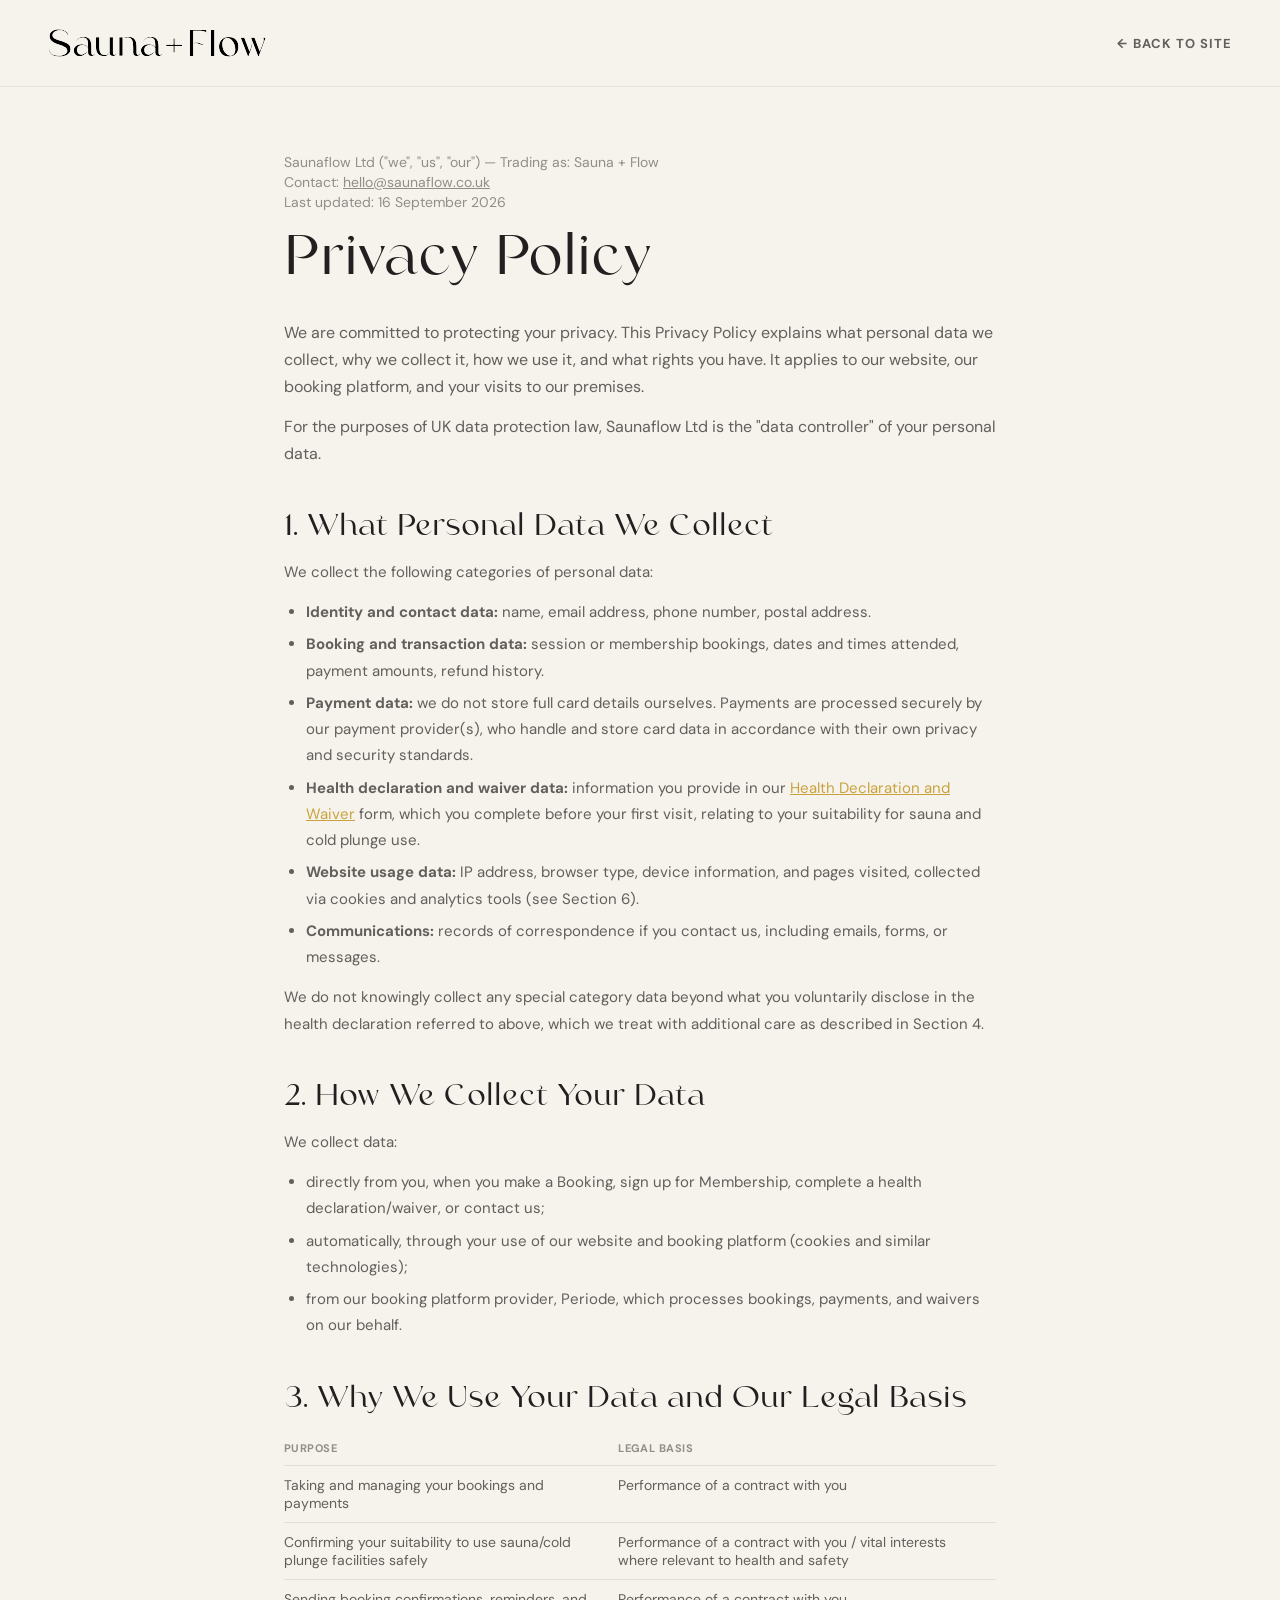
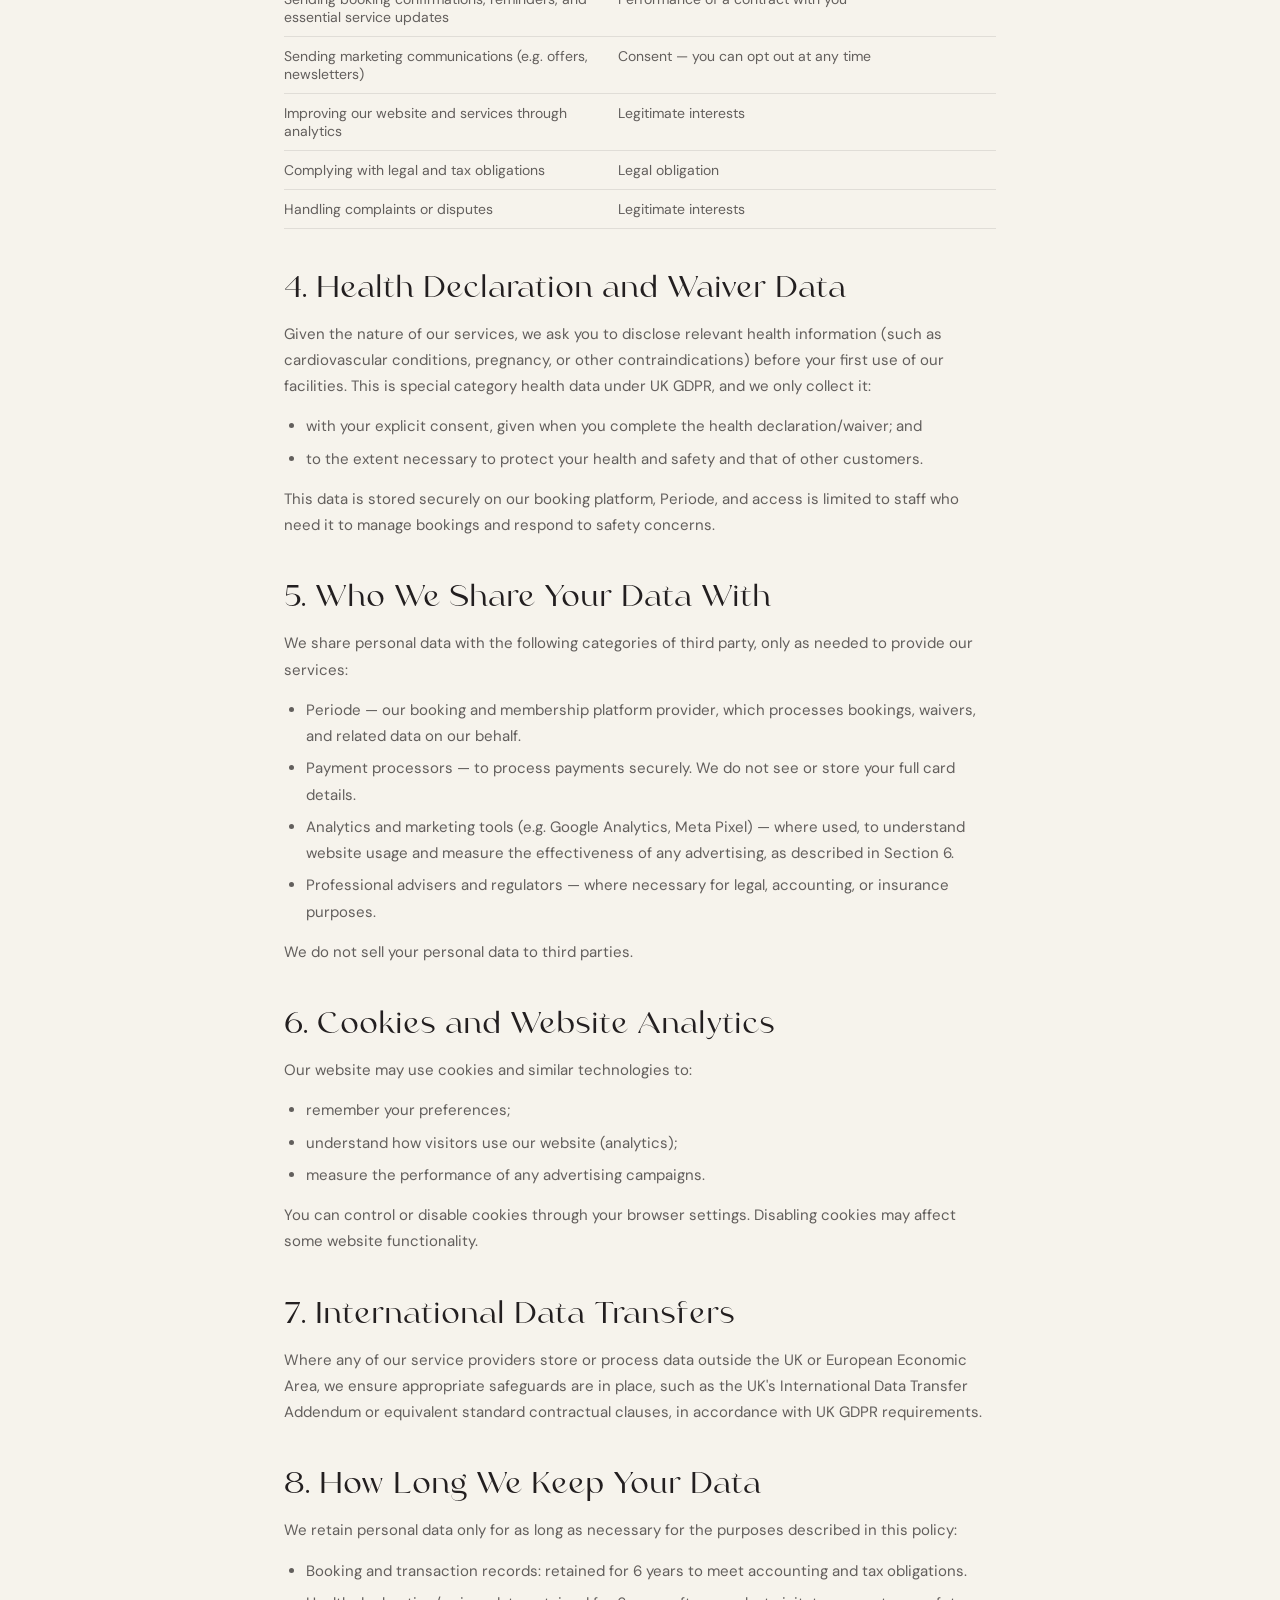
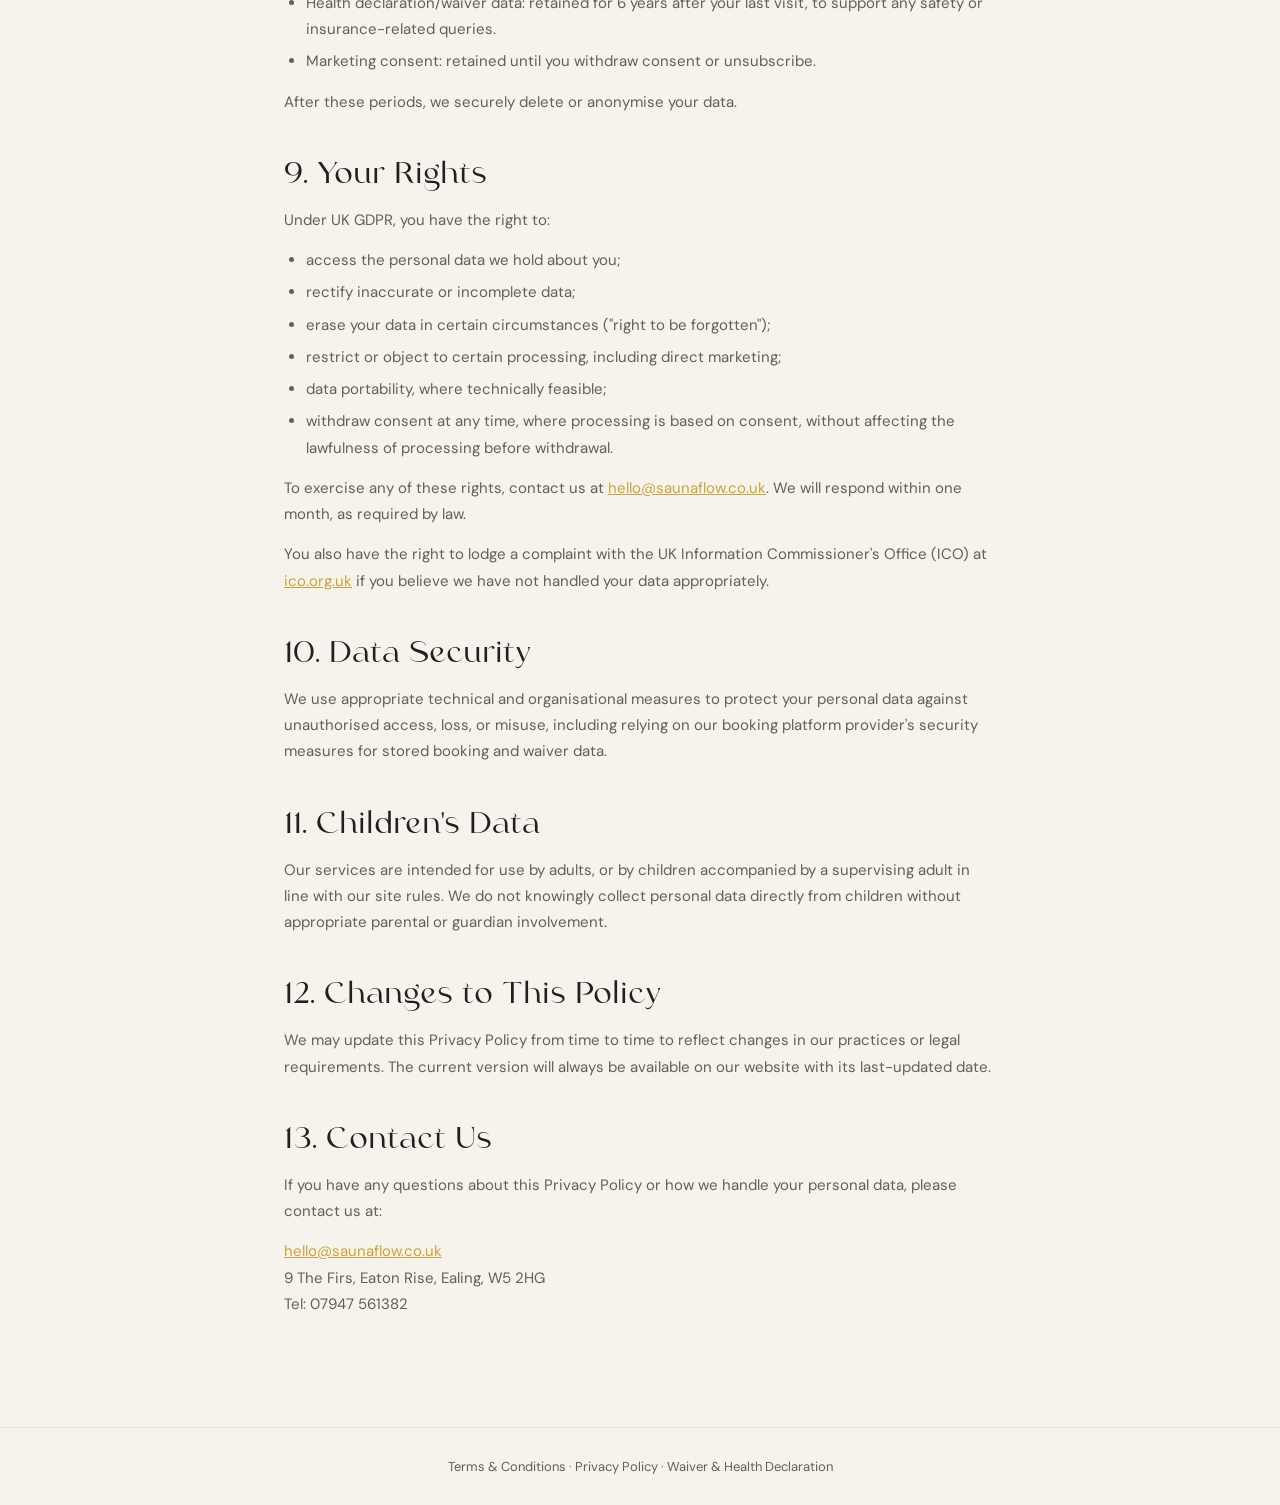
<file: privacy.html>
<!DOCTYPE html>
<html lang="en">
<head>
<meta charset="utf-8">
<meta name="viewport" content="width=device-width, initial-scale=1">
<title>Privacy Policy — Sauna + Flow</title>
<link rel="icon" href="assets/mark-flame-gold.png" />
<link rel="stylesheet" href="colors_and_type.css">
<link rel="stylesheet" href="site.css">
<style>
  body.policy { background: var(--bone); color: var(--on-light-1); }
  .policy-header { padding: 28px 0; border-bottom: 1px solid rgba(35,31,32,.08); }
  .policy-header__inner { display: flex; align-items: center; justify-content: space-between; }
  .policy-logo img { height: 30px; width: auto; display: block; filter: brightness(0) saturate(100%); }
  .policy-back { font-family: var(--font-sans); font-size: 13px; font-weight: 700; letter-spacing: .08em; text-transform: uppercase; color: var(--on-light-2); text-decoration: none; }
  .policy-back:hover { color: var(--gold); }
  .policy-main { padding: 64px 0 96px; }
  .policy-wrap { max-width: 760px; margin: 0 auto; padding: 0 24px; }
  .policy-meta { color: var(--on-light-3); font-size: 14px; margin-bottom: 8px; }
  .policy-meta p { margin: 2px 0; }
  .policy-h1 { font-family: var(--font-serif); font-size: clamp(2.25rem,5vw,3.5rem); margin: 18px 0 28px; }
  .policy-lead { font-size: 16px; line-height: 1.7; color: var(--on-light-2); margin-bottom: 40px; }
  .policy-body h2 { font-family: var(--font-serif); font-size: clamp(1.4rem,2.4vw,1.9rem); margin: 44px 0 14px; }
  .policy-body p { font-size: 15px; line-height: 1.75; color: var(--on-light-2); margin: 0 0 14px; }
  .policy-body ul { margin: 0 0 14px; padding-left: 22px; }
  .policy-body li { font-size: 15px; line-height: 1.75; color: var(--on-light-2); margin-bottom: 6px; }
  .policy-body a { color: var(--heat-deep); }
  .policy-table { width: 100%; border-collapse: collapse; margin: 8px 0 20px; font-size: 14px; }
  .policy-table th, .policy-table td { text-align: left; padding: 10px 14px 10px 0; border-bottom: 1px solid rgba(35,31,32,.1); vertical-align: top; }
  .policy-table th { font-family: var(--font-sans); font-weight: 700; letter-spacing: .04em; text-transform: uppercase; font-size: 11px; color: var(--on-light-3); }
  .policy-table td { color: var(--on-light-2); }
  .policy-footer { border-top: 1px solid rgba(35,31,32,.08); padding: 30px 0; }
  .policy-footer p { font-size: 13px; color: var(--on-light-3); text-align: center; }
  .policy-footer a { color: var(--on-light-2); text-decoration: none; }
  .policy-footer a:hover { color: var(--heat-deep); }
</style>
</head>
<body class="policy">

<header class="policy-header">
  <div class="wrap policy-header__inner">
    <a href="index.html" class="policy-logo"><img src="assets/logo-wordmark-trim.svg" alt="Sauna + Flow" /></a>
    <a href="index.html" class="policy-back">← Back to site</a>
  </div>
</header>

<main class="policy-main">
  <div class="policy-wrap">
    <div class="policy-meta">
      <p>Saunaflow Ltd ("we", "us", "our") — Trading as: Sauna + Flow</p>
      <p>Contact: <a href="mailto:hello@saunaflow.co.uk">hello@saunaflow.co.uk</a></p>
      <p>Last updated: 16 September 2026</p>
    </div>
    <h1 class="policy-h1">Privacy Policy</h1>
    <p class="policy-lead">We are committed to protecting your privacy. This Privacy Policy explains what personal data we collect, why we collect it, how we use it, and what rights you have. It applies to our website, our booking platform, and your visits to our premises.</p>
    <p class="policy-lead" style="margin-top:-28px;">For the purposes of UK data protection law, Saunaflow Ltd is the "data controller" of your personal data.</p>

    <div class="policy-body">
      <h2>1. What Personal Data We Collect</h2>
      <p>We collect the following categories of personal data:</p>
      <ul>
        <li><strong>Identity and contact data:</strong> name, email address, phone number, postal address.</li>
        <li><strong>Booking and transaction data:</strong> session or membership bookings, dates and times attended, payment amounts, refund history.</li>
        <li><strong>Payment data:</strong> we do not store full card details ourselves. Payments are processed securely by our payment provider(s), who handle and store card data in accordance with their own privacy and security standards.</li>
        <li><strong>Health declaration and waiver data:</strong> information you provide in our <a href="waiver.html">Health Declaration and Waiver</a> form, which you complete before your first visit, relating to your suitability for sauna and cold plunge use.</li>
        <li><strong>Website usage data:</strong> IP address, browser type, device information, and pages visited, collected via cookies and analytics tools (see Section 6).</li>
        <li><strong>Communications:</strong> records of correspondence if you contact us, including emails, forms, or messages.</li>
      </ul>
      <p>We do not knowingly collect any special category data beyond what you voluntarily disclose in the health declaration referred to above, which we treat with additional care as described in Section 4.</p>

      <h2>2. How We Collect Your Data</h2>
      <p>We collect data:</p>
      <ul>
        <li>directly from you, when you make a Booking, sign up for Membership, complete a health declaration/waiver, or contact us;</li>
        <li>automatically, through your use of our website and booking platform (cookies and similar technologies);</li>
        <li>from our booking platform provider, Periode, which processes bookings, payments, and waivers on our behalf.</li>
      </ul>

      <h2>3. Why We Use Your Data and Our Legal Basis</h2>
      <table class="policy-table">
        <thead><tr><th>Purpose</th><th>Legal basis</th></tr></thead>
        <tbody>
          <tr><td>Taking and managing your bookings and payments</td><td>Performance of a contract with you</td></tr>
          <tr><td>Confirming your suitability to use sauna/cold plunge facilities safely</td><td>Performance of a contract with you / vital interests where relevant to health and safety</td></tr>
          <tr><td>Sending booking confirmations, reminders, and essential service updates</td><td>Performance of a contract with you</td></tr>
          <tr><td>Sending marketing communications (e.g. offers, newsletters)</td><td>Consent — you can opt out at any time</td></tr>
          <tr><td>Improving our website and services through analytics</td><td>Legitimate interests</td></tr>
          <tr><td>Complying with legal and tax obligations</td><td>Legal obligation</td></tr>
          <tr><td>Handling complaints or disputes</td><td>Legitimate interests</td></tr>
        </tbody>
      </table>

      <h2>4. Health Declaration and Waiver Data</h2>
      <p>Given the nature of our services, we ask you to disclose relevant health information (such as cardiovascular conditions, pregnancy, or other contraindications) before your first use of our facilities. This is special category health data under UK GDPR, and we only collect it:</p>
      <ul>
        <li>with your explicit consent, given when you complete the health declaration/waiver; and</li>
        <li>to the extent necessary to protect your health and safety and that of other customers.</li>
      </ul>
      <p>This data is stored securely on our booking platform, Periode, and access is limited to staff who need it to manage bookings and respond to safety concerns.</p>

      <h2>5. Who We Share Your Data With</h2>
      <p>We share personal data with the following categories of third party, only as needed to provide our services:</p>
      <ul>
        <li>Periode — our booking and membership platform provider, which processes bookings, waivers, and related data on our behalf.</li>
        <li>Payment processors — to process payments securely. We do not see or store your full card details.</li>
        <li>Analytics and marketing tools (e.g. Google Analytics, Meta Pixel) — where used, to understand website usage and measure the effectiveness of any advertising, as described in Section 6.</li>
        <li>Professional advisers and regulators — where necessary for legal, accounting, or insurance purposes.</li>
      </ul>
      <p>We do not sell your personal data to third parties.</p>

      <h2>6. Cookies and Website Analytics</h2>
      <p>Our website may use cookies and similar technologies to:</p>
      <ul>
        <li>remember your preferences;</li>
        <li>understand how visitors use our website (analytics);</li>
        <li>measure the performance of any advertising campaigns.</li>
      </ul>
      <p>You can control or disable cookies through your browser settings. Disabling cookies may affect some website functionality.</p>

      <h2>7. International Data Transfers</h2>
      <p>Where any of our service providers store or process data outside the UK or European Economic Area, we ensure appropriate safeguards are in place, such as the UK's International Data Transfer Addendum or equivalent standard contractual clauses, in accordance with UK GDPR requirements.</p>

      <h2>8. How Long We Keep Your Data</h2>
      <p>We retain personal data only for as long as necessary for the purposes described in this policy:</p>
      <ul>
        <li>Booking and transaction records: retained for 6 years to meet accounting and tax obligations.</li>
        <li>Health declaration/waiver data: retained for 6 years after your last visit, to support any safety or insurance-related queries.</li>
        <li>Marketing consent: retained until you withdraw consent or unsubscribe.</li>
      </ul>
      <p>After these periods, we securely delete or anonymise your data.</p>

      <h2>9. Your Rights</h2>
      <p>Under UK GDPR, you have the right to:</p>
      <ul>
        <li>access the personal data we hold about you;</li>
        <li>rectify inaccurate or incomplete data;</li>
        <li>erase your data in certain circumstances ("right to be forgotten");</li>
        <li>restrict or object to certain processing, including direct marketing;</li>
        <li>data portability, where technically feasible;</li>
        <li>withdraw consent at any time, where processing is based on consent, without affecting the lawfulness of processing before withdrawal.</li>
      </ul>
      <p>To exercise any of these rights, contact us at <a href="mailto:hello@saunaflow.co.uk">hello@saunaflow.co.uk</a>. We will respond within one month, as required by law.</p>
      <p>You also have the right to lodge a complaint with the UK Information Commissioner's Office (ICO) at <a href="https://ico.org.uk" target="_blank" rel="noopener noreferrer">ico.org.uk</a> if you believe we have not handled your data appropriately.</p>

      <h2>10. Data Security</h2>
      <p>We use appropriate technical and organisational measures to protect your personal data against unauthorised access, loss, or misuse, including relying on our booking platform provider's security measures for stored booking and waiver data.</p>

      <h2>11. Children's Data</h2>
      <p>Our services are intended for use by adults, or by children accompanied by a supervising adult in line with our site rules. We do not knowingly collect personal data directly from children without appropriate parental or guardian involvement.</p>

      <h2>12. Changes to This Policy</h2>
      <p>We may update this Privacy Policy from time to time to reflect changes in our practices or legal requirements. The current version will always be available on our website with its last-updated date.</p>

      <h2>13. Contact Us</h2>
      <p>If you have any questions about this Privacy Policy or how we handle your personal data, please contact us at:</p>
      <p>
        <a href="mailto:hello@saunaflow.co.uk">hello@saunaflow.co.uk</a><br>
        9 The Firs, Eaton Rise, Ealing, W5 2HG<br>
        Tel: 07947 561382
      </p>
    </div>
  </div>
</main>

<footer class="policy-footer">
  <div class="wrap">
    <p><a href="terms.html">Terms &amp; Conditions</a> · <a href="privacy.html">Privacy Policy</a> · <a href="waiver.html">Waiver &amp; Health Declaration</a></p>
  </div>
</footer>

</body>
</html>
</file>
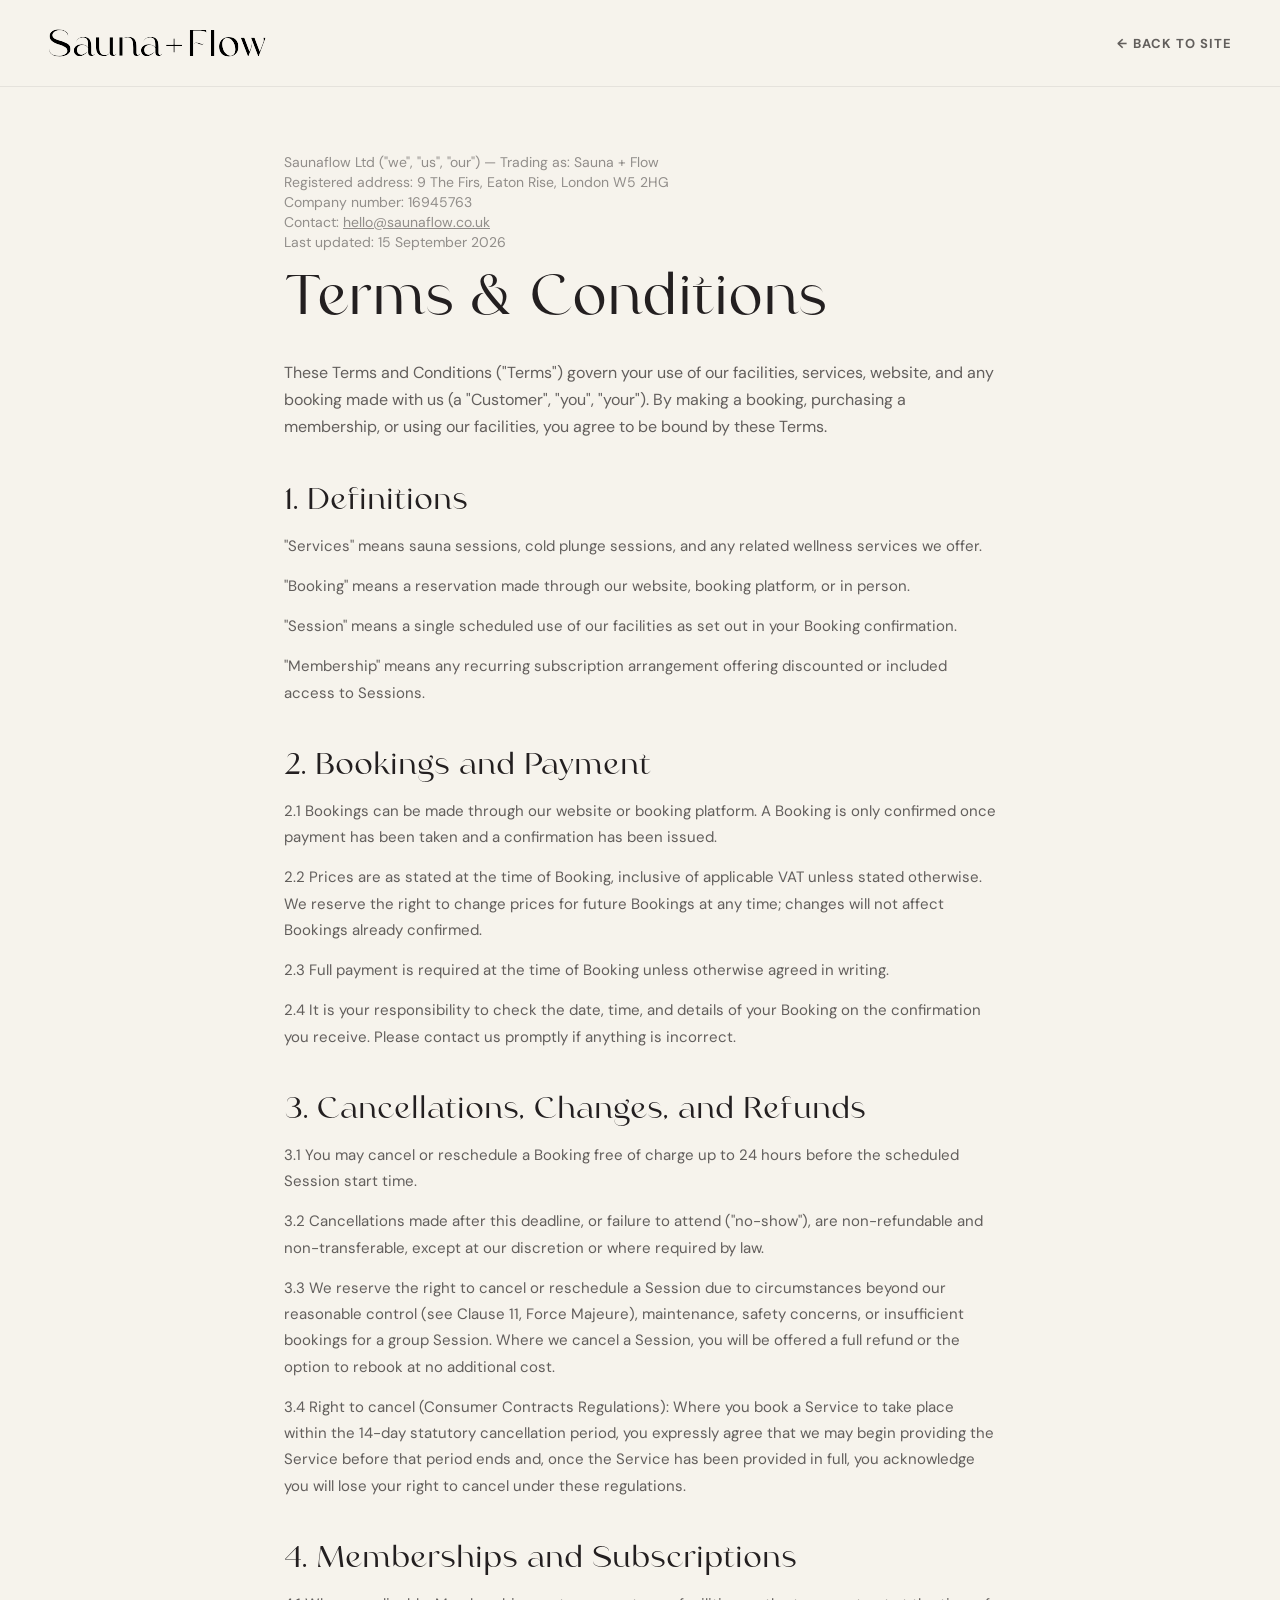
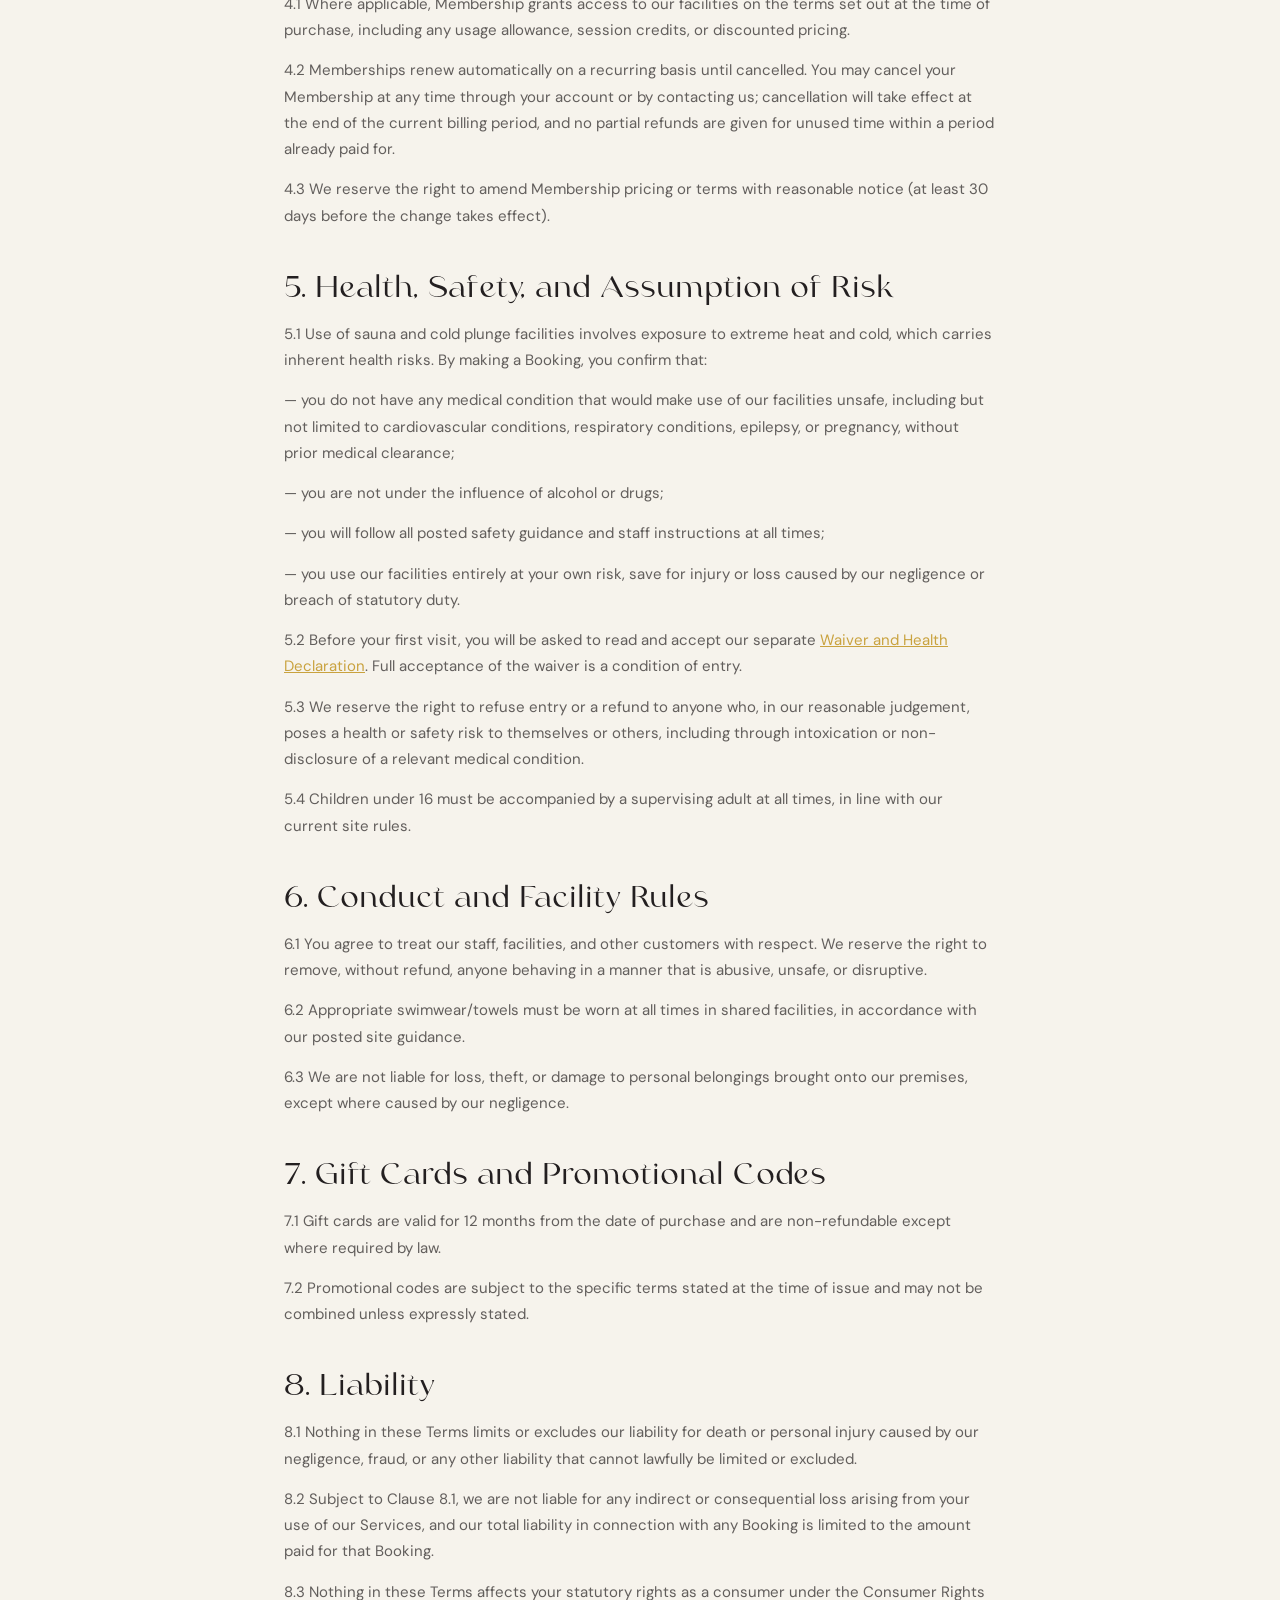
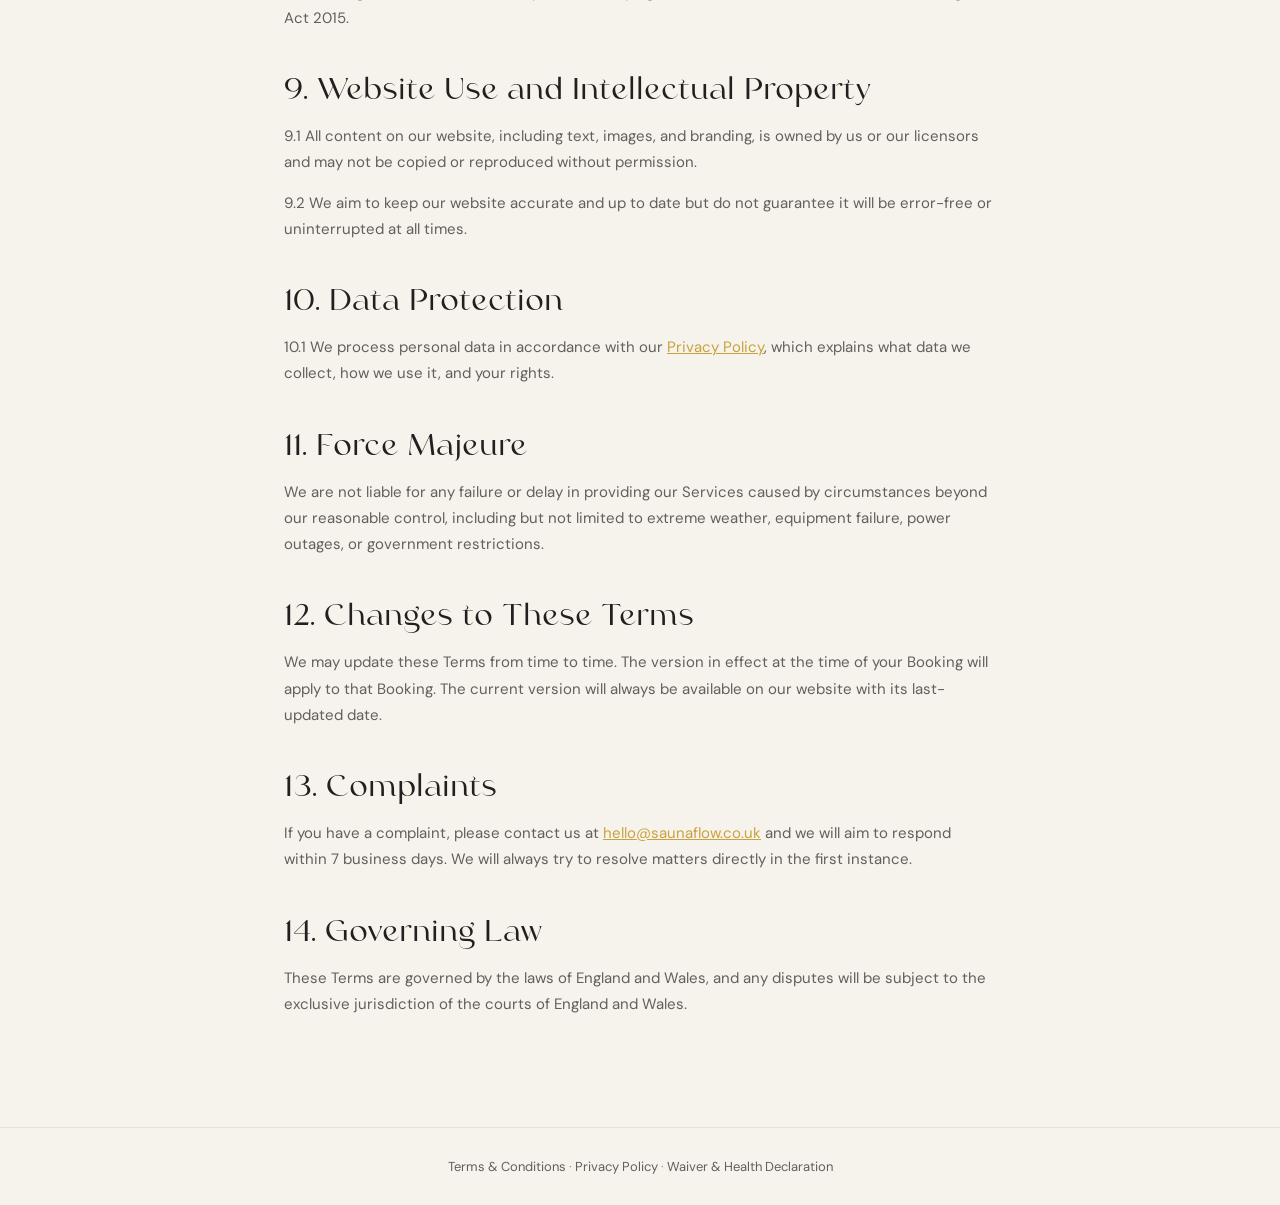
<file: terms.html>
<!DOCTYPE html>
<html lang="en">
<head>
<meta charset="utf-8">
<meta name="viewport" content="width=device-width, initial-scale=1">
<title>Terms &amp; Conditions — Sauna + Flow</title>
<link rel="icon" href="assets/mark-flame-gold.png" />
<link rel="stylesheet" href="colors_and_type.css">
<link rel="stylesheet" href="site.css">
<style>
  body.policy { background: var(--bone); color: var(--on-light-1); }
  .policy-header { padding: 28px 0; border-bottom: 1px solid rgba(35,31,32,.08); }
  .policy-header__inner { display: flex; align-items: center; justify-content: space-between; }
  .policy-logo img { height: 30px; width: auto; display: block; filter: brightness(0) saturate(100%); }
  .policy-back { font-family: var(--font-sans); font-size: 13px; font-weight: 700; letter-spacing: .08em; text-transform: uppercase; color: var(--on-light-2); text-decoration: none; }
  .policy-back:hover { color: var(--gold); }
  .policy-main { padding: 64px 0 96px; }
  .policy-wrap { max-width: 760px; margin: 0 auto; padding: 0 24px; }
  .policy-meta { color: var(--on-light-3); font-size: 14px; margin-bottom: 8px; }
  .policy-meta p { margin: 2px 0; }
  .policy-h1 { font-family: var(--font-serif); font-size: clamp(2.25rem,5vw,3.5rem); margin: 18px 0 28px; }
  .policy-lead { font-size: 16px; line-height: 1.7; color: var(--on-light-2); margin-bottom: 40px; }
  .policy-body h2 { font-family: var(--font-serif); font-size: clamp(1.4rem,2.4vw,1.9rem); margin: 44px 0 14px; }
  .policy-body p { font-size: 15px; line-height: 1.75; color: var(--on-light-2); margin: 0 0 14px; }
  .policy-body a { color: var(--heat-deep); }
  .policy-footer { border-top: 1px solid rgba(35,31,32,.08); padding: 30px 0; }
  .policy-footer p { font-size: 13px; color: var(--on-light-3); text-align: center; }
  .policy-footer a { color: var(--on-light-2); text-decoration: none; }
  .policy-footer a:hover { color: var(--heat-deep); }
</style>
</head>
<body class="policy">

<header class="policy-header">
  <div class="wrap policy-header__inner">
    <a href="index.html" class="policy-logo"><img src="assets/logo-wordmark-trim.svg" alt="Sauna + Flow" /></a>
    <a href="index.html" class="policy-back">← Back to site</a>
  </div>
</header>

<main class="policy-main">
  <div class="policy-wrap">
    <div class="policy-meta">
      <p>Saunaflow Ltd ("we", "us", "our") — Trading as: Sauna + Flow</p>
      <p>Registered address: 9 The Firs, Eaton Rise, London W5 2HG</p>
      <p>Company number: 16945763</p>
      <p>Contact: <a href="mailto:hello@saunaflow.co.uk">hello@saunaflow.co.uk</a></p>
      <p>Last updated: 15 September 2026</p>
    </div>
    <h1 class="policy-h1">Terms &amp; Conditions</h1>
    <p class="policy-lead">These Terms and Conditions ("Terms") govern your use of our facilities, services, website, and any booking made with us (a "Customer", "you", "your"). By making a booking, purchasing a membership, or using our facilities, you agree to be bound by these Terms.</p>

    <div class="policy-body">
      <h2>1. Definitions</h2>
      <p>"Services" means sauna sessions, cold plunge sessions, and any related wellness services we offer.</p>
      <p>"Booking" means a reservation made through our website, booking platform, or in person.</p>
      <p>"Session" means a single scheduled use of our facilities as set out in your Booking confirmation.</p>
      <p>"Membership" means any recurring subscription arrangement offering discounted or included access to Sessions.</p>

      <h2>2. Bookings and Payment</h2>
      <p>2.1 Bookings can be made through our website or booking platform. A Booking is only confirmed once payment has been taken and a confirmation has been issued.</p>
      <p>2.2 Prices are as stated at the time of Booking, inclusive of applicable VAT unless stated otherwise. We reserve the right to change prices for future Bookings at any time; changes will not affect Bookings already confirmed.</p>
      <p>2.3 Full payment is required at the time of Booking unless otherwise agreed in writing.</p>
      <p>2.4 It is your responsibility to check the date, time, and details of your Booking on the confirmation you receive. Please contact us promptly if anything is incorrect.</p>

      <h2>3. Cancellations, Changes, and Refunds</h2>
      <p>3.1 You may cancel or reschedule a Booking free of charge up to 24 hours before the scheduled Session start time.</p>
      <p>3.2 Cancellations made after this deadline, or failure to attend ("no-show"), are non-refundable and non-transferable, except at our discretion or where required by law.</p>
      <p>3.3 We reserve the right to cancel or reschedule a Session due to circumstances beyond our reasonable control (see Clause 11, Force Majeure), maintenance, safety concerns, or insufficient bookings for a group Session. Where we cancel a Session, you will be offered a full refund or the option to rebook at no additional cost.</p>
      <p>3.4 Right to cancel (Consumer Contracts Regulations): Where you book a Service to take place within the 14-day statutory cancellation period, you expressly agree that we may begin providing the Service before that period ends and, once the Service has been provided in full, you acknowledge you will lose your right to cancel under these regulations.</p>

      <h2>4. Memberships and Subscriptions</h2>
      <p>4.1 Where applicable, Membership grants access to our facilities on the terms set out at the time of purchase, including any usage allowance, session credits, or discounted pricing.</p>
      <p>4.2 Memberships renew automatically on a recurring basis until cancelled. You may cancel your Membership at any time through your account or by contacting us; cancellation will take effect at the end of the current billing period, and no partial refunds are given for unused time within a period already paid for.</p>
      <p>4.3 We reserve the right to amend Membership pricing or terms with reasonable notice (at least 30 days before the change takes effect).</p>

      <h2>5. Health, Safety, and Assumption of Risk</h2>
      <p>5.1 Use of sauna and cold plunge facilities involves exposure to extreme heat and cold, which carries inherent health risks. By making a Booking, you confirm that:</p>
      <p>— you do not have any medical condition that would make use of our facilities unsafe, including but not limited to cardiovascular conditions, respiratory conditions, epilepsy, or pregnancy, without prior medical clearance;</p>
      <p>— you are not under the influence of alcohol or drugs;</p>
      <p>— you will follow all posted safety guidance and staff instructions at all times;</p>
      <p>— you use our facilities entirely at your own risk, save for injury or loss caused by our negligence or breach of statutory duty.</p>
      <p>5.2 Before your first visit, you will be asked to read and accept our separate <a href="waiver.html">Waiver and Health Declaration</a>. Full acceptance of the waiver is a condition of entry.</p>
      <p>5.3 We reserve the right to refuse entry or a refund to anyone who, in our reasonable judgement, poses a health or safety risk to themselves or others, including through intoxication or non-disclosure of a relevant medical condition.</p>
      <p>5.4 Children under 16 must be accompanied by a supervising adult at all times, in line with our current site rules.</p>

      <h2>6. Conduct and Facility Rules</h2>
      <p>6.1 You agree to treat our staff, facilities, and other customers with respect. We reserve the right to remove, without refund, anyone behaving in a manner that is abusive, unsafe, or disruptive.</p>
      <p>6.2 Appropriate swimwear/towels must be worn at all times in shared facilities, in accordance with our posted site guidance.</p>
      <p>6.3 We are not liable for loss, theft, or damage to personal belongings brought onto our premises, except where caused by our negligence.</p>

      <h2>7. Gift Cards and Promotional Codes</h2>
      <p>7.1 Gift cards are valid for 12 months from the date of purchase and are non-refundable except where required by law.</p>
      <p>7.2 Promotional codes are subject to the specific terms stated at the time of issue and may not be combined unless expressly stated.</p>

      <h2>8. Liability</h2>
      <p>8.1 Nothing in these Terms limits or excludes our liability for death or personal injury caused by our negligence, fraud, or any other liability that cannot lawfully be limited or excluded.</p>
      <p>8.2 Subject to Clause 8.1, we are not liable for any indirect or consequential loss arising from your use of our Services, and our total liability in connection with any Booking is limited to the amount paid for that Booking.</p>
      <p>8.3 Nothing in these Terms affects your statutory rights as a consumer under the Consumer Rights Act 2015.</p>

      <h2>9. Website Use and Intellectual Property</h2>
      <p>9.1 All content on our website, including text, images, and branding, is owned by us or our licensors and may not be copied or reproduced without permission.</p>
      <p>9.2 We aim to keep our website accurate and up to date but do not guarantee it will be error-free or uninterrupted at all times.</p>

      <h2>10. Data Protection</h2>
      <p>10.1 We process personal data in accordance with our <a href="privacy.html">Privacy Policy</a>, which explains what data we collect, how we use it, and your rights.</p>

      <h2>11. Force Majeure</h2>
      <p>We are not liable for any failure or delay in providing our Services caused by circumstances beyond our reasonable control, including but not limited to extreme weather, equipment failure, power outages, or government restrictions.</p>

      <h2>12. Changes to These Terms</h2>
      <p>We may update these Terms from time to time. The version in effect at the time of your Booking will apply to that Booking. The current version will always be available on our website with its last-updated date.</p>

      <h2>13. Complaints</h2>
      <p>If you have a complaint, please contact us at <a href="mailto:hello@saunaflow.co.uk">hello@saunaflow.co.uk</a> and we will aim to respond within 7 business days. We will always try to resolve matters directly in the first instance.</p>

      <h2>14. Governing Law</h2>
      <p>These Terms are governed by the laws of England and Wales, and any disputes will be subject to the exclusive jurisdiction of the courts of England and Wales.</p>
    </div>
  </div>
</main>

<footer class="policy-footer">
  <div class="wrap">
    <p><a href="terms.html">Terms &amp; Conditions</a> · <a href="privacy.html">Privacy Policy</a> · <a href="waiver.html">Waiver &amp; Health Declaration</a></p>
  </div>
</footer>

</body>
</html>
</file>
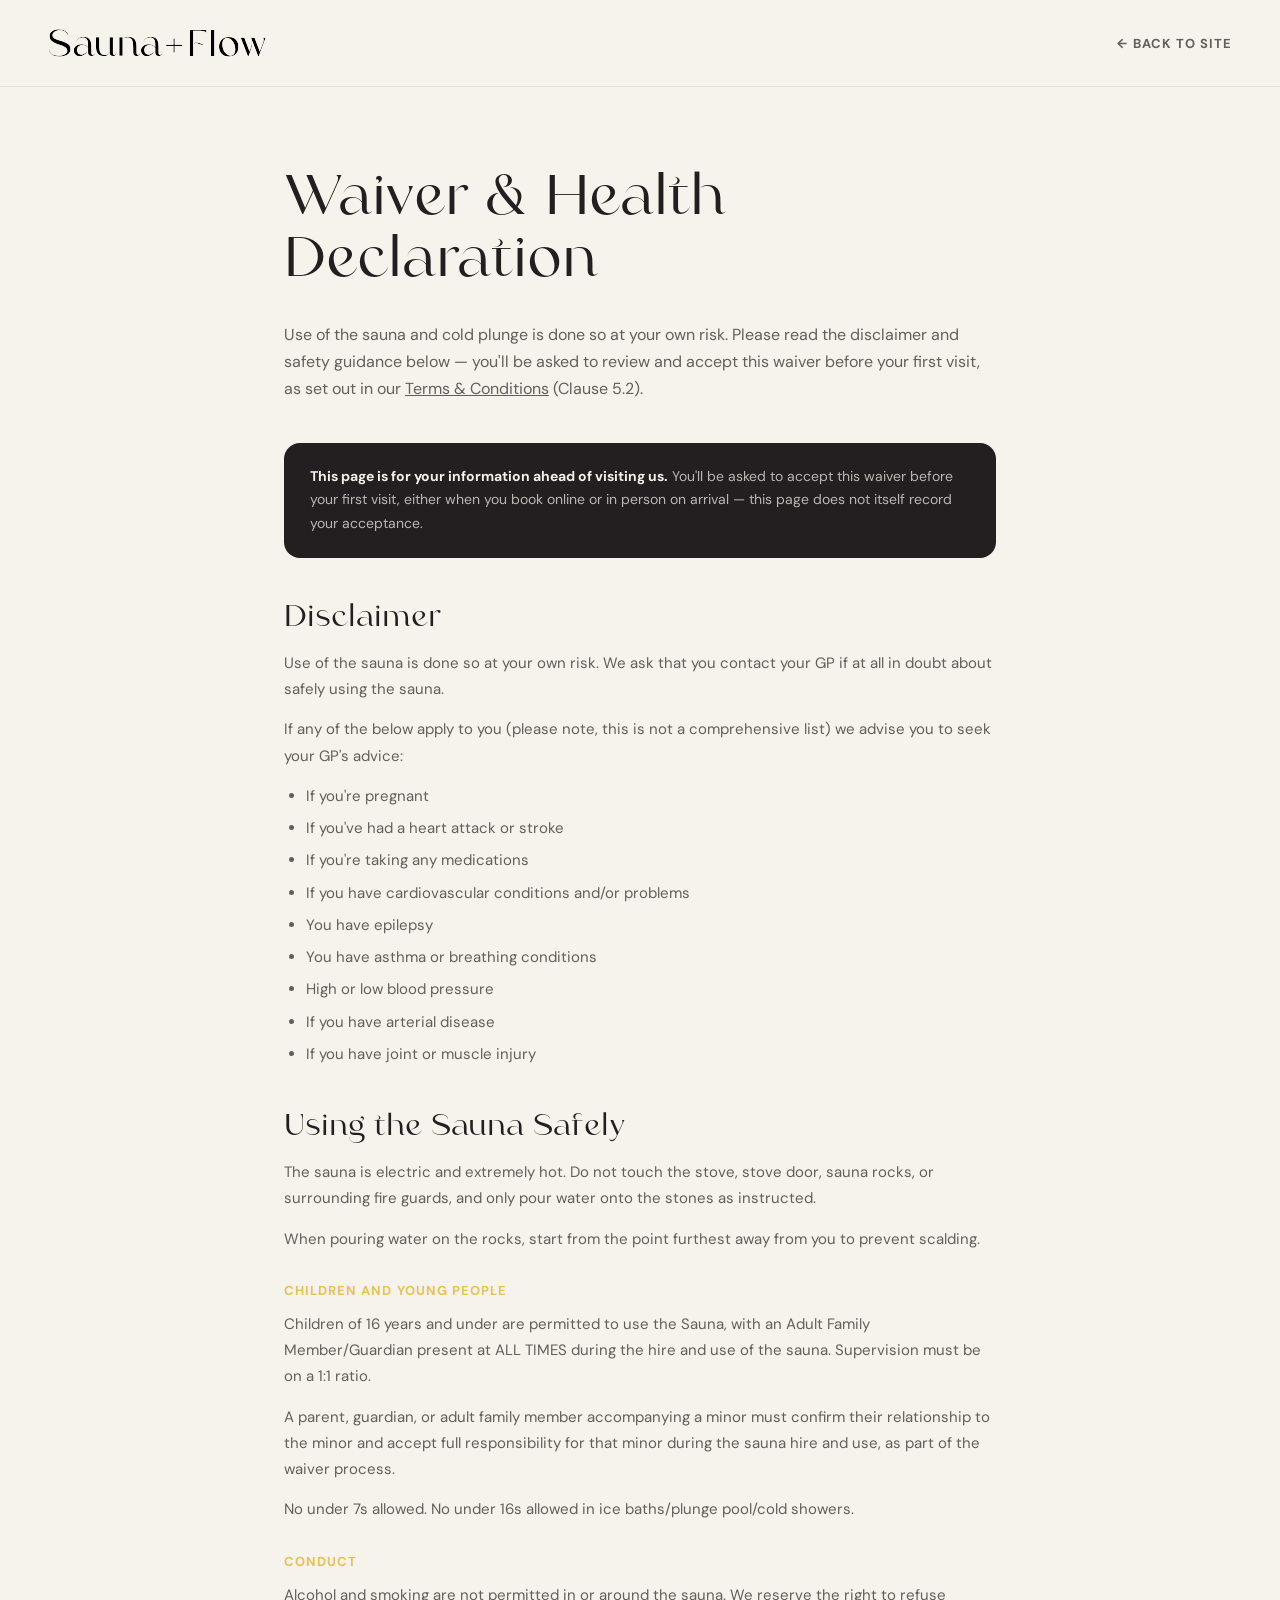
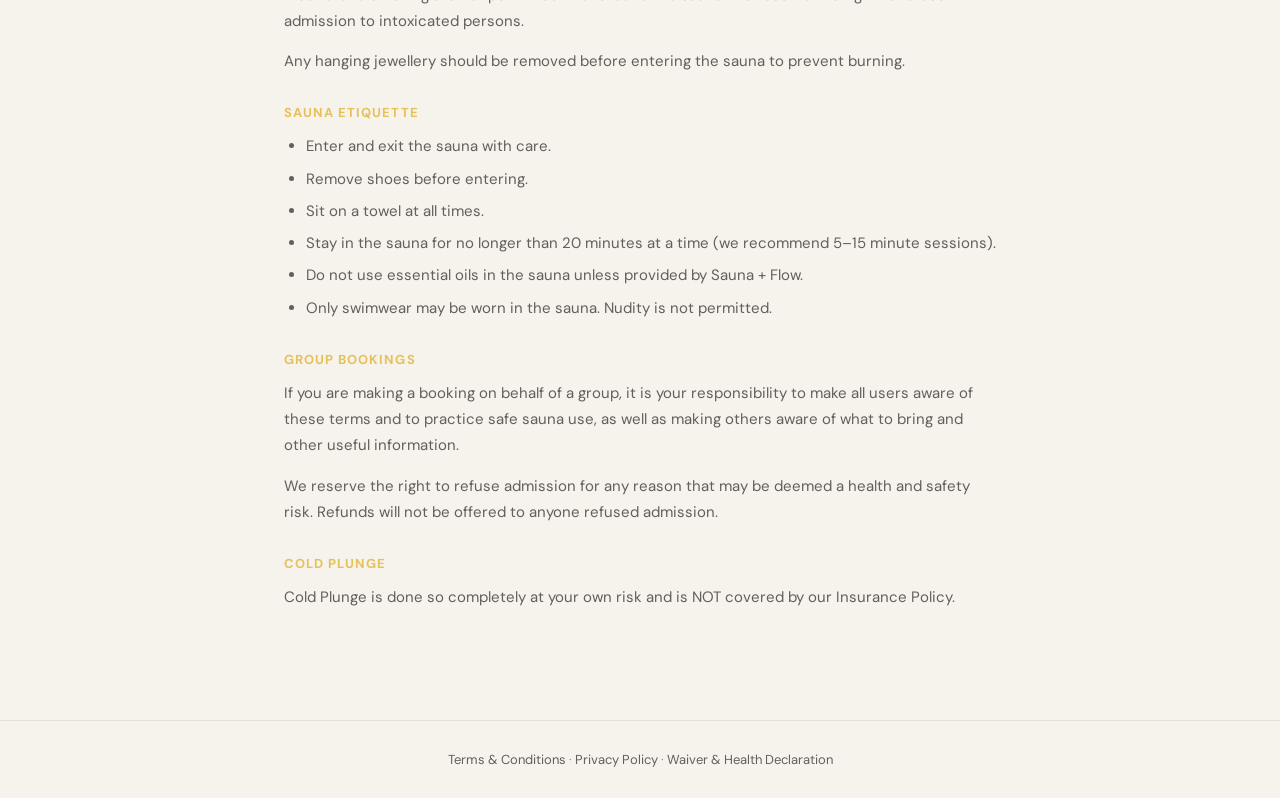
<file: waiver.html>
<!DOCTYPE html>
<html lang="en">
<head>
<meta charset="utf-8">
<meta name="viewport" content="width=device-width, initial-scale=1">
<title>Waiver &amp; Health Declaration — Sauna + Flow</title>
<link rel="icon" href="assets/mark-flame-gold.png" />
<link rel="stylesheet" href="colors_and_type.css">
<link rel="stylesheet" href="site.css">
<style>
  body.policy { background: var(--bone); color: var(--on-light-1); }
  .policy-header { padding: 28px 0; border-bottom: 1px solid rgba(35,31,32,.08); }
  .policy-header__inner { display: flex; align-items: center; justify-content: space-between; }
  .policy-logo img { height: 30px; width: auto; display: block; filter: brightness(0) saturate(100%); }
  .policy-back { font-family: var(--font-sans); font-size: 13px; font-weight: 700; letter-spacing: .08em; text-transform: uppercase; color: var(--on-light-2); text-decoration: none; }
  .policy-back:hover { color: var(--gold); }
  .policy-main { padding: 64px 0 96px; }
  .policy-wrap { max-width: 760px; margin: 0 auto; padding: 0 24px; }
  .policy-meta { color: var(--on-light-3); font-size: 14px; margin-bottom: 8px; }
  .policy-meta p { margin: 2px 0; }
  .policy-h1 { font-family: var(--font-serif); font-size: clamp(2.25rem,5vw,3.5rem); margin: 18px 0 28px; }
  .policy-lead { font-size: 16px; line-height: 1.7; color: var(--on-light-2); margin-bottom: 40px; }
  .policy-body h2 { font-family: var(--font-serif); font-size: clamp(1.4rem,2.4vw,1.9rem); margin: 44px 0 14px; }
  .policy-body h3 { font-family: var(--font-sans); font-weight: 700; font-size: 13px; letter-spacing: .08em; text-transform: uppercase; color: var(--gold-heat, var(--heat-deep)); margin: 30px 0 12px; }
  .policy-body p { font-size: 15px; line-height: 1.75; color: var(--on-light-2); margin: 0 0 14px; }
  .policy-body ul { margin: 0 0 14px; padding-left: 22px; }
  .policy-body li { font-size: 15px; line-height: 1.75; color: var(--on-light-2); margin-bottom: 6px; }
  .policy-body a { color: var(--heat-deep); }
  .waiver-notice { background: var(--coal-deep); color: var(--on-dark-1); border-radius: var(--r-md); padding: 22px 26px; margin: 40px 0; }
  .waiver-notice p { color: var(--on-dark-2); margin: 0; font-size: 14px; line-height: 1.7; }
  .waiver-notice strong { color: var(--on-dark-1); }
  .policy-footer { border-top: 1px solid rgba(35,31,32,.08); padding: 30px 0; }
  .policy-footer p { font-size: 13px; color: var(--on-light-3); text-align: center; }
  .policy-footer a { color: var(--on-light-2); text-decoration: none; }
  .policy-footer a:hover { color: var(--heat-deep); }
</style>
</head>
<body class="policy">

<header class="policy-header">
  <div class="wrap policy-header__inner">
    <a href="index.html" class="policy-logo"><img src="assets/logo-wordmark-trim.svg" alt="Sauna + Flow" /></a>
    <a href="index.html" class="policy-back">← Back to site</a>
  </div>
</header>

<main class="policy-main">
  <div class="policy-wrap">
    <h1 class="policy-h1">Waiver &amp; Health Declaration</h1>
    <p class="policy-lead">Use of the sauna and cold plunge is done so at your own risk. Please read the disclaimer and safety guidance below — you'll be asked to review and accept this waiver before your first visit, as set out in our <a href="terms.html">Terms &amp; Conditions</a> (Clause 5.2).</p>

    <div class="waiver-notice">
      <p><strong>This page is for your information ahead of visiting us.</strong> You'll be asked to accept this waiver before your first visit, either when you book online or in person on arrival — this page does not itself record your acceptance.</p>
    </div>

    <div class="policy-body">
      <h2>Disclaimer</h2>
      <p>Use of the sauna is done so at your own risk. We ask that you contact your GP if at all in doubt about safely using the sauna.</p>
      <p>If any of the below apply to you (please note, this is not a comprehensive list) we advise you to seek your GP's advice:</p>
      <ul>
        <li>If you're pregnant</li>
        <li>If you've had a heart attack or stroke</li>
        <li>If you're taking any medications</li>
        <li>If you have cardiovascular conditions and/or problems</li>
        <li>You have epilepsy</li>
        <li>You have asthma or breathing conditions</li>
        <li>High or low blood pressure</li>
        <li>If you have arterial disease</li>
        <li>If you have joint or muscle injury</li>
      </ul>

      <h2>Using the Sauna Safely</h2>
      <p>The sauna is electric and extremely hot. Do not touch the stove, stove door, sauna rocks, or surrounding fire guards, and only pour water onto the stones as instructed.</p>
      <p>When pouring water on the rocks, start from the point furthest away from you to prevent scalding.</p>

      <h3>Children and Young People</h3>
      <p>Children of 16 years and under are permitted to use the Sauna, with an Adult Family Member/Guardian present at ALL TIMES during the hire and use of the sauna. Supervision must be on a 1:1 ratio.</p>
      <p>A parent, guardian, or adult family member accompanying a minor must confirm their relationship to the minor and accept full responsibility for that minor during the sauna hire and use, as part of the waiver process.</p>
      <p>No under 7s allowed. No under 16s allowed in ice baths/plunge pool/cold showers.</p>

      <h3>Conduct</h3>
      <p>Alcohol and smoking are not permitted in or around the sauna. We reserve the right to refuse admission to intoxicated persons.</p>
      <p>Any hanging jewellery should be removed before entering the sauna to prevent burning.</p>

      <h3>Sauna Etiquette</h3>
      <ul>
        <li>Enter and exit the sauna with care.</li>
        <li>Remove shoes before entering.</li>
        <li>Sit on a towel at all times.</li>
        <li>Stay in the sauna for no longer than 20 minutes at a time (we recommend 5–15 minute sessions).</li>
        <li>Do not use essential oils in the sauna unless provided by Sauna + Flow.</li>
        <li>Only swimwear may be worn in the sauna. Nudity is not permitted.</li>
      </ul>

      <h3>Group Bookings</h3>
      <p>If you are making a booking on behalf of a group, it is your responsibility to make all users aware of these terms and to practice safe sauna use, as well as making others aware of what to bring and other useful information.</p>
      <p>We reserve the right to refuse admission for any reason that may be deemed a health and safety risk. Refunds will not be offered to anyone refused admission.</p>

      <h3>Cold Plunge</h3>
      <p>Cold Plunge is done so completely at your own risk and is NOT covered by our Insurance Policy.</p>
    </div>
  </div>
</main>

<footer class="policy-footer">
  <div class="wrap">
    <p><a href="terms.html">Terms &amp; Conditions</a> · <a href="privacy.html">Privacy Policy</a> · <a href="waiver.html">Waiver &amp; Health Declaration</a></p>
  </div>
</footer>

</body>
</html>
</file>
<file: colors_and_type.css>
/* ============================================================
   SAUNA + FLOW — Colors & Type foundation
   Source of truth: the official BRAND BOARD (May 2026).
   Palette is built on contrast: HEAT (gold) · COAL (charcoal/black)
   · STONE (warm grey) · STEAM (cream). Warm, moody, Finnish-modern.
   Load this file, then use the var()s below.
   ============================================================ */

/* Argue (display serif) is self-hosted from the uploaded font.
   DM Sans stays on Google Fonts (no file uploaded — CDN is fine). */
@import url('https://fonts.googleapis.com/css2?family=DM+Sans:ital,opsz,wght@0,9..40,100..1000;1,9..40,100..1000&display=swap');

@font-face {
  font-family: 'Argue';
  src: url('fonts/Argue-Regular.otf') format('opentype');
  font-weight: 100 900;
  font-style: normal;
  font-display: swap;
}
/* Argue ships Regular only. Map italic + bold requests to the same file so
   "italic"/weighted serif text renders in ARGUE (upright) rather than falling
   back to Georgia/Times. Argue is a high-contrast display serif — it reads as
   an intentional accent without a slant, matching the logo wordmark. */
@font-face {
  font-family: 'Argue';
  src: url('fonts/Argue-Regular.otf') format('opentype');
  font-weight: 100 900;
  font-style: italic;
  font-display: swap;
}
/* 'Argue SB' = same single-master file, but the face is declared at weight 400
   ONLY. Requesting a heavier weight (600/700) on this family makes the browser
   SYNTHESISE a bolder face — a real visible semibold even though Argue ships
   Regular only. Used for buttons. Swap in a true Argue Semibold here if/when
   the file arrives. */
@font-face {
  font-family: 'Argue SB';
  src: url('fonts/Argue-Regular.otf') format('opentype');
  font-weight: 400;
  font-style: normal;
  font-display: swap;
}
@font-face {
  font-family: 'Argue SB';
  src: url('fonts/Argue-Regular.otf') format('opentype');
  font-weight: 400;
  font-style: italic;
  font-display: swap;
}

:root {
  /* ============================================================
     CANONICAL BRAND PALETTE — the four named brand colours.
     Surfaces are warm: STEAM/cream by day, COAL by night.
     HEAT gold is the single accent. STONE is the muted neutral.
     ============================================================ */
  --heat:        #E6C15A; /* HEAT — primary gold accent             */
  --heat-deep:   #C9A23E; /* deeper gold — gradient end / hover     */
  --heat-soft:   #F0DCA0; /* soft gold — tints, washes              */
  --heat-wash:   rgba(230,193,90,0.18); /* icon chips, hover tints  */

  --coal:        #3E3D3D; /* COAL — primary dark surface & ink      */
  --coal-deep:   #231F20; /* INK — near-black: footer, poster, hero */
  --coal-ink:    #2C2A2B; /* raised dark panel                      */
  --coal-line:   rgba(255,255,255,0.12); /* hairline on coal        */

  --stone:       #9A9389; /* STONE — warm mid grey                  */
  --stone-soft:  #C4BEB4; /* lighter stone — borders, dividers      */

  --steam:       #E7E2D8; /* STEAM — palest warm neutral (light bg) */
  --cream:       #EFEADF; /* soft cream — alternate light surface    */
  --bone:        #F6F3EC; /* lightest warm white — cards on cream   */
  --white:       #FFFFFF;

  /* ---- Text on dark (coal) -------------------------------- */
  --on-dark-1:   #F4F1EA;               /* primary — warm white     */
  --on-dark-2:   rgba(244,241,234,0.72);/* secondary                */
  --on-dark-3:   rgba(244,241,234,0.50);/* muted / captions         */

  /* ---- Text on light (cream / steam) ---------------------- */
  --on-light-1:  #231F20;               /* primary — ink            */
  --on-light-2:  rgba(35,31,32,0.70);   /* secondary                */
  --on-light-3:  rgba(35,31,32,0.48);   /* muted                    */

  /* ---- Aliases / accent ----------------------------------- */
  --gold:        var(--heat);           /* alias — "gold" == HEAT    */
  --gold-heat:   #E6C15A;
  --gold-light:  #F0DCA0;
  --gold-wash:   rgba(230,193,90,0.18);

  /* ---- Legacy (prior Figma Make site — pine-green direction).
     Kept so the website UI kit keeps rendering. NOT canonical;
     prefer the brand palette above for all new work. -------- */
  --pine:        #15322D;
  --pine-deep:   #1C423B;
  --pine-line:   rgba(255,255,255,0.10);
  --coal-soft:   #121212;
  --sand:        #E3DEA7;

  /* ---- Type families -------------------------------------- */
  --font-serif: 'Argue', Georgia, 'Times New Roman', serif;   /* display */
  --font-serif-sb: 'Argue SB', 'Argue', Georgia, serif; /* faux-semibold serif (buttons) */
  --font-sans:  'DM Sans', system-ui, sans-serif; /* body  */

  /* ---- Radii ---------------------------------------------- */
  --r-sm: 8px;
  --r-md: 16px;     /* cards                                    */
  --r-lg: 24px;     /* large panels / form card                 */
  --r-xl: 48px;     /* big rounded section tops                 */
  --r-pill: 9999px; /* buttons, chips, logo disc                */

  /* ---- Shadow / elevation -------------------------------- */
  --shadow-nav:  0 4px 6px -4px rgba(0,0,0,0.10), 0 10px 15px -3px rgba(0,0,0,0.10);
  --shadow-card: 0 12px 30px -12px rgba(0,0,0,0.25);
  --shadow-soft: 0 3px 3px rgba(0,0,0,0.12);

  /* ---- Motion -------------------------------------------- */
  --ease: cubic-bezier(0.22, 1, 0.36, 1);
  --dur:  0.3s;   /* hover / micro                              */
  --dur-rise: 0.8s; /* on-scroll reveal                         */
}

/* ============================================================
   SEMANTIC TYPE SCALE
   Built on Argue (display) + DM Sans (UI/body).
   Display headings lean large, tight, often italic for accents.
   ============================================================ */

.sf-display {            /* hero wordmark — clamp for fluid scale */
  font-family: var(--font-serif);
  font-weight: 400;
  font-size: clamp(2.5rem, 10vw, 9rem);
  line-height: 0.9;
  letter-spacing: -0.025em;
}

.sf-h1 {
  font-family: var(--font-serif);
  font-weight: 400;
  font-size: clamp(2.25rem, 6vw, 6rem);
  line-height: 0.92;
  letter-spacing: -0.02em;
}

.sf-h2 {
  font-family: var(--font-serif);
  font-weight: 500;
  font-size: clamp(1.75rem, 3.5vw, 3rem);
  line-height: 1.05;
  letter-spacing: -0.01em;
}

.sf-h3 {
  font-family: var(--font-serif);
  font-weight: 500;
  font-size: clamp(1.25rem, 2vw, 1.75rem);
  line-height: 1.2;
}

/* Italic serif accent — the brand's signature flourish */
.sf-accent {
  font-family: var(--font-serif);
  font-style: italic;
  font-weight: 400;
  color: var(--gold);
}

/* Eyebrow / kicker — tracked uppercase DM Sans */
.sf-eyebrow {
  font-family: var(--font-sans);
  font-weight: 700;
  font-size: 0.75rem;        /* 12px */
  letter-spacing: 0.2em;     /* ~2.4px */
  text-transform: uppercase;
  color: var(--gold);
}

.sf-lead {                   /* intro paragraph */
  font-family: var(--font-sans);
  font-weight: 400;
  font-size: clamp(1.125rem, 1.6vw, 1.5rem);
  line-height: 1.6;
}

.sf-body {
  font-family: var(--font-sans);
  font-weight: 400;
  font-size: 1rem;
  line-height: 1.65;
}

.sf-small {
  font-family: var(--font-sans);
  font-weight: 400;
  font-size: 0.875rem;
  line-height: 1.5;
}

/* Button / nav label — tracked uppercase */
.sf-label {
  font-family: var(--font-sans);
  font-weight: 700;
  font-size: 0.75rem;
  letter-spacing: 0.16em;
  text-transform: uppercase;
}
</file>
<file: site.css>
/* ============================================================
   Sauna + Flow — site styles (elevated)
   Pairs with colors_and_type.css (tokens + type classes).
   Warm coal-on-cream, single gold accent, cinematic motion.
   ============================================================ */
*, *::before, *::after { margin: 0; padding: 0; box-sizing: border-box; }
html { scroll-behavior: smooth; -webkit-text-size-adjust: 100%; }
body {
  font-family: var(--font-sans);
  background: var(--coal-deep);
  color: var(--on-dark-1);
  -webkit-font-smoothing: antialiased;
  text-rendering: optimizeLegibility;
  overflow-x: hidden;
}
img { display: block; max-width: 100%; }
button { font-family: inherit; cursor: pointer; }
a { color: inherit; }
::selection { background: var(--gold); color: var(--coal-deep); }

.wrap { max-width: 1400px; margin: 0 auto; padding-inline: 24px; }
@media (min-width: 768px) { .wrap { padding-inline: 48px; } }
.section { padding: clamp(72px, 11vw, 132px) 0; position: relative; }

/* ============================================================
   Scroll progress bar
   ============================================================ */
.scrollbar {
  position: fixed; top: 0; left: 0; height: 3px; width: 100%;
  transform-origin: 0 50%; transform: scaleX(0);
  background: linear-gradient(90deg, var(--heat-deep), var(--heat), var(--heat-soft));
  z-index: 60;
}

/* ============================================================
   Film grain
   ============================================================ */
.grain {
  position: fixed; inset: -50%; z-index: 8000; pointer-events: none;
  opacity: .045; mix-blend-mode: overlay;
  background-image: url("[data-uri]");
  animation: grain-shift 6s steps(6) infinite;
}
@keyframes grain-shift {
  0%{transform:translate(0,0)}20%{transform:translate(-4%,2%)}40%{transform:translate(3%,-3%)}
  60%{transform:translate(-2%,4%)}80%{transform:translate(4%,1%)}100%{transform:translate(0,0)}
}

/* ============================================================
   Buttons
   ============================================================ */
.btn {
  display: inline-flex; align-items: center; justify-content: center; gap: 12px;
  border: none; border-radius: var(--r-pill); position: relative; isolation: isolate;
  font-family: var(--font-serif-sb); font-weight: 600; font-style: italic; font-size: 18px;
  padding: 15px 32px; transition: transform var(--dur) var(--ease), background var(--dur), color var(--dur), box-shadow var(--dur);
  will-change: transform; overflow: hidden;
}
.btn::after {                       /* sliding sheen */
  content: ""; position: absolute; inset: 0; z-index: -1;
  background: linear-gradient(120deg, transparent 30%, rgba(255,255,255,.35) 50%, transparent 70%);
  transform: translateX(-120%); transition: transform .6s var(--ease);
}
.btn:hover::after { transform: translateX(120%); }
.btn--primary { background: var(--gold); color: var(--coal-deep); box-shadow: 0 8px 24px -10px rgba(230,193,90,.6); }
.btn--primary:hover { background: var(--white); box-shadow: 0 14px 34px -12px rgba(230,193,90,.7); }
.btn--dark { background: var(--coal-ink); color: var(--on-dark-1); }
.btn--dark:hover { background: var(--coal-deep); }
.btn--outline {
  background: rgba(255,255,255,.05); color: var(--on-dark-1);
  border: 1px solid rgba(255,255,255,.4); backdrop-filter: blur(8px);
}
.btn--outline:hover { background: rgba(255,255,255,.12); border-color: var(--gold); }
.btn--pillcap {
  font-family: var(--font-sans); font-style: normal; font-weight: 700;
  text-transform: uppercase; letter-spacing: .16em; font-size: 12px; padding: 11px 24px;
}
.btn .arrow-mini {
  width: 30px; height: 30px; border-radius: 50%; flex: none;
  border: 1px solid currentColor; display: grid; place-items: center;
  transition: transform var(--dur) var(--ease);
}
.btn:hover .arrow-mini { transform: translateX(4px) rotate(-2deg); }
.btn:focus-visible { outline: 3px solid rgba(230,193,90,.45); outline-offset: 3px; }
.btn:disabled { opacity: .45; cursor: not-allowed; pointer-events: none; }

/* ============================================================
   Eyebrow / dividers
   ============================================================ */
.eyebrow {
  font-family: var(--font-sans); font-weight: 700; font-size: 12px;
  letter-spacing: .2em; text-transform: uppercase; color: var(--gold);
  display: inline-flex; align-items: center; gap: 14px;
}
.eyebrow--light { color: var(--on-dark-1); }
.eyebrow--ink { color: var(--on-light-3); }
.divider { width: 48px; height: 1px; background: currentColor; opacity: .85; display: inline-block; }

/* ============================================================
   Navbar
   ============================================================ */
body { --banner-h: 46px; }
body.banner-dismissed { --banner-h: 0px; }
@media (max-width: 640px) { body { --banner-h: 42px; } }
.nav { position: fixed; top: var(--banner-h, 0px); left: 0; width: 100%; z-index: 50; transition: background .5s var(--ease), padding .5s var(--ease), box-shadow .5s var(--ease), top .4s var(--ease); }
.nav--top { background: transparent; padding: 24px 0; }
.nav--scrolled { background: rgba(35,31,32,.82); backdrop-filter: blur(14px) saturate(1.2); padding: 12px 0; box-shadow: var(--shadow-nav); }
.nav__inner { display: flex; align-items: center; justify-content: space-between; gap: 24px; }
.nav__logo { background: none; border: none; display: grid; place-items: center; padding: 0; }
.nav__logo img { transition: opacity var(--dur) var(--ease); }
.nav__logo:hover img { opacity: .72; }
.nav__links { display: flex; align-items: center; gap: 4px; }
.nav__link {
  background: none; border: none; color: var(--on-dark-1); font-weight: 700; font-size: 12px;
  letter-spacing: .16em; text-transform: uppercase; position: relative; padding: 8px 14px; opacity: .82;
  transition: color var(--dur), opacity var(--dur);
}
.nav__link::after {
  content: ""; position: absolute; left: 14px; right: 14px; bottom: 2px; height: 1.5px;
  background: var(--gold); transform: scaleX(0); transform-origin: 0 50%; transition: transform .35s var(--ease);
}
.nav__link:hover { color: var(--gold); opacity: 1; }
.nav__link:hover::after, .nav__link.active::after { transform: scaleX(1); }
.nav__link.active { color: var(--gold); opacity: 1; }
.nav__burger { display: none; background: none; border: none; color: var(--on-dark-1); padding: 4px; }
@media (max-width: 900px) { .nav__links { display: none; } .nav__burger { display: grid; place-items: center; } }

.mobnav {
  position: fixed; inset: 0; z-index: 48; background: var(--coal-deep);
  display: flex; flex-direction: column; align-items: center; justify-content: center; gap: 8px;
}
.mobnav__link {
  background: none; border: none; color: var(--on-dark-1); font-family: var(--font-serif);
  font-style: italic; font-size: clamp(28px, 9vw, 44px); padding: 6px 0; opacity: 0;
  transform: translateY(18px); animation: mobIn .5s var(--ease) forwards;
}
@keyframes mobIn { to { opacity: 1; transform: none; } }

/* ============================================================
   Hero
   ============================================================ */
.hero { position: relative; width: 100%; height: 100svh; min-height: 620px; overflow: hidden; background: var(--coal-deep); }
.hero__bg { position: absolute; inset: -3% 0; will-change: transform; }
.hero__slide { position: absolute; inset: 0; width: 100%; height: 100%; object-fit: cover; object-position: var(--pos); opacity: 0; transform: scale(1.05); transition: opacity 1.6s var(--ease), transform 8s linear; }
.hero__slide.on { opacity: 1; transform: scale(1); }
@media (max-width: 768px) {
  .hero__slide { object-position: var(--posm); top: auto; bottom: var(--bm, 0); height: var(--hm, 100%); }
  .hero__scrim { background: rgba(20,16,17,.34); }
}
.hero__scrim { position: absolute; inset: 0; background: linear-gradient(90deg, rgba(20,16,17,.66) 0%, rgba(20,16,17,.42) 38%, rgba(20,16,17,.1) 72%, transparent 100%); }
.hero__grad { position: absolute; inset: 0; background: linear-gradient(to bottom, rgba(35,31,32,.55), transparent 42%, rgba(35,31,32,.6) 86%, var(--coal-deep)); }
.hero__content { position: absolute; inset: 0; display: flex; flex-direction: column; justify-content: center; align-items: stretch; z-index: 2; will-change: transform, opacity; }
.hero__content > .wrap { min-width: 0; width: 100%; }
.kicker-row { display: flex; align-items: center; gap: 16px; margin-bottom: 26px; }
.hero__lockup { display: flex; flex-direction: column; align-items: flex-start; gap: clamp(10px, 1.4vw, 20px); margin: 10px 0 6px; }
.hero__flame {
  height: clamp(74px, 10vw, 132px); width: auto;
  filter: drop-shadow(0 6px 26px rgba(230,193,90,.35)); transform-origin: 50% 100%;
  animation: flame-breathe 7s var(--ease) infinite;
}
@keyframes flame-breathe {
  0%,100% { transform: scale(1) rotate(0deg); filter: drop-shadow(0 6px 22px rgba(230,193,90,.26)); }
  50% { transform: scale(1.012); filter: drop-shadow(0 8px 28px rgba(230,193,90,.36)); }
}
.hero__wm { width: clamp(260px, 54vw, 680px); filter: brightness(0) invert(1) drop-shadow(0 4px 30px rgba(0,0,0,.45)); }
.hero__accent { font-family: var(--font-serif); font-style: italic; font-size: clamp(1.4rem,3vw,2rem); color: var(--gold-light); text-shadow: 0 2px 16px rgba(0,0,0,.55); margin-bottom: 16px; white-space: nowrap; }
@media (max-width: 480px) { .hero__accent { font-size: clamp(.8rem, 3.6vw, 1.4rem); } }
.hero__lead { font-size: clamp(1.05rem,1.8vw,1.5rem); line-height: 1.6; color: #fff; max-width: 560px; margin-bottom: 38px; text-shadow: 0 2px 14px rgba(0,0,0,.45); }
.hero__cue {
  position: absolute; bottom: 30px; left: 50%; translate: -50% 0; z-index: 3;
  display: flex; flex-direction: column; align-items: center; gap: 10px; color: var(--on-dark-2);
  font-size: 10px; letter-spacing: .25em; text-transform: uppercase;
}
.hero__cue .line { width: 1px; height: 46px; background: linear-gradient(var(--gold), transparent); overflow: hidden; position: relative; }
.hero__cue .line::after { content: ""; position: absolute; inset: 0; background: var(--gold); animation: cue 2.2s var(--ease) infinite; }
@keyframes cue { 0%{transform:translateY(-100%)}60%,100%{transform:translateY(100%)} }

/* hero heading words — always visible; the accent block handles the fade */
.word { display: inline; }
.word > span { display: inline; }

/* hero entrance — calm staggered fade + rise on load (self-contained, ends visible) */
@keyframes heroRise { from { opacity: 0; transform: translateY(16px); } to { opacity: 1; transform: none; } }
.hero__content .kicker-row { animation: heroRise 2.4s var(--ease) .3s both; }
.hero__lockup { animation: heroRise 2.4s var(--ease) .8s both; }
.hero__accent { animation: heroRise 2.4s var(--ease) 1.4s both; }
.hero__lead { animation: heroRise 2.4s var(--ease) 1.9s both; }
.hero__notice { display: flex; align-items: flex-start; gap: 12px; margin-bottom: 18px; padding: 13px 18px; max-width: 460px; background: rgba(20,16,17,.66); border: 1px solid rgba(230,193,90,.45); border-radius: var(--r-md); backdrop-filter: blur(6px); color: var(--on-dark-2); font-size: 14px; line-height: 1.5; animation: heroRise 2.4s var(--ease) 1.9s both; }
.hero__notice strong { color: var(--gold-light); font-weight: 700; }
.hero__notice .dot { flex: none; width: 8px; height: 8px; margin-top: 7px; border-radius: 50%; background: var(--gold); }
.hero__book { animation: heroRise 2.4s var(--ease) 2.3s both; }

/* ============================================================
   Reveal system
   ============================================================ */
.reveal { opacity: 0; transform: translateY(28px); transition: opacity 1s var(--ease), transform 1s var(--ease); }
.reveal.in { opacity: 1; transform: none; }
.reveal--img { clip-path: none; opacity: 0; transform: translateY(16px); transition: opacity 1.1s var(--ease), transform 1.1s var(--ease); }
.reveal--img.in { opacity: 1; transform: none; }
.reveal--right { transform: translateX(48px); }
.reveal--right.in { transform: none; }
@media (prefers-reduced-motion: reduce) {
  .reveal, .reveal--img, .word > span,
  .hero__content .kicker-row, .hero__lockup, .hero__accent, .hero__lead, .hero__notice, .hero__book { opacity: 1 !important; transform: none !important; clip-path: none !important; transition: none !important; animation: none !important; }
  .hero__flame, .grain, .hero__cue .line::after { animation: none !important; }
}

/* ============================================================
   Ritual
   ============================================================ */
.ritual { background: var(--coal-deep); overflow: hidden; }
.ritual__head { display: grid; grid-template-columns: 1.1fr .9fr; gap: 40px; align-items: end; margin-bottom: 72px; }
.ritual__title { font-family: var(--font-serif); font-style: italic; font-weight: 300; font-size: clamp(2.5rem,7vw,5.5rem); line-height: .95; margin-top: 18px; }
.ritual__title .up { font-family: var(--font-sans); font-weight: 300; font-style: normal; color: var(--gold); }
.ritual__sub { font-size: 18px; color: var(--on-dark-3); max-width: 360px; }
.imggrid { display: grid; grid-template-columns: repeat(3, 1fr); gap: 24px; margin-bottom: 96px; }
.imggrid figure { aspect-ratio: 3/4; overflow: hidden; border-radius: 10px; position: relative; }
.imggrid img { width: 100%; height: 100%; object-fit: cover; transition: transform 1s var(--ease); will-change: transform; }
.imggrid figure:hover img { transform: scale(1.04); }
.imggrid figure::after { content: ""; position: absolute; inset: 0; background: linear-gradient(to top, rgba(35,31,32,.5), transparent 50%); opacity: 0; transition: opacity .5s; }
.imggrid figure:hover::after { opacity: 1; }
@media (max-width: 760px) { .imggrid { grid-template-columns: 1fr; } }

.ritual-split { display: grid; grid-template-columns: 1fr 1fr; gap: 64px; align-items: start; }
.ritual-aside { position: sticky; top: 120px; }
.ritual-quote { font-family: var(--font-serif); font-size: clamp(1.5rem,3vw,2.2rem); line-height: 1.28; margin-bottom: 30px; }
.ritual-quote em { font-style: italic; }

.steps { display: flex; flex-direction: column; gap: 8px; }
.step { display: flex; gap: 28px; border-top: 1px solid var(--coal-line); padding: 30px 0; position: relative; transition: background .4s; }
.step__num { color: var(--gold); font-size: 14px; margin-top: 5px; flex: none; font-variant-numeric: tabular-nums; }
.step__title { font-family: var(--font-serif); font-size: clamp(1.4rem,2.4vw,1.9rem); margin-bottom: 12px; display: flex; align-items: baseline; gap: 14px; flex-wrap: wrap; }
.step__temp { font-family: var(--font-sans); font-size: 12px; font-weight: 700; letter-spacing: .12em; padding: 3px 10px; border-radius: var(--r-pill); }
.step__temp.hot { background: var(--gold-wash); color: var(--gold); }
.step__temp.cold { background: rgba(154,147,137,.18); color: var(--stone-soft); }
.step p { color: var(--on-dark-3); line-height: 1.66; }
.step__bar { position: absolute; left: 0; top: -1px; height: 2px; background: var(--gold); width: 0; transition: width 1s var(--ease) .15s; }
.step.in .step__bar { width: 100%; }
.step.cold .step__bar { background: var(--stone-soft); }

/* contrast meter */
.meter { margin: 12px 0 4px; }
.meter__track { height: 6px; border-radius: var(--r-pill); position: relative; background: linear-gradient(90deg, var(--heat) 0%, var(--heat-soft) 38%, #cfd7da 72%, #aeb9bd 100%); opacity: .9; }
.meter__knob { position: absolute; top: 50%; width: 16px; height: 16px; border-radius: 50%; background: #fff; border: 3px solid var(--gold); translate: -50% -50%; left: 0; transition: left 1.1s var(--ease), border-color 1.1s var(--ease); box-shadow: 0 2px 10px rgba(0,0,0,.4); }
.meter.in .meter__knob { left: var(--to, 100%); }
.meter__ends { display: flex; justify-content: space-between; margin-top: 12px; font-size: 11px; letter-spacing: .14em; text-transform: uppercase; color: var(--on-dark-3); }
.meter__ends b { color: var(--on-dark-1); font-weight: 700; }

/* ============================================================
   Benefits (warm panel)
   ============================================================ */
.benefits { background: var(--steam); color: var(--coal-deep); border-radius: var(--r-xl) var(--r-xl) 0 0; position: relative; z-index: 2; padding: clamp(80px,10vw,120px) 0; margin-top: 24px; }
.benefits__head { display: flex; justify-content: space-between; align-items: flex-end; gap: 48px; flex-wrap: wrap; margin-bottom: 64px; }
.benefits__h { font-family: var(--font-serif); font-size: clamp(2.5rem,5vw,4.5rem); line-height: .92; margin: 14px 0 0; }
.benefits__h em { font-style: italic; color: var(--gold-heat); }

/* Primary pillar cards */
.pillars-grid { display: grid; grid-template-columns: repeat(3, 1fr); gap: 48px; margin-bottom: 72px; }
.pillar-card { border-top: 1px solid rgba(35,31,32,.22); padding-top: 26px; }
.pillar-card__ico { width: 50px; height: 50px; object-fit: contain; display: block; margin-bottom: 22px; }
.pillar-card__t { font-family: var(--font-serif); font-size: clamp(1.9rem,3vw,2.6rem); line-height: 1; margin-bottom: 18px; }
.pillar-card__s { font-weight: 700; font-size: 15px; color: var(--coal-deep); }
.pillar-card__d { color: var(--on-light-3); font-size: 15px; line-height: 1.55; margin-top: 10px; }

.benefit-grid { display: grid; grid-template-columns: repeat(4, 1fr); gap: 24px; }
.benefit-card {
  background: #fff; border-radius: var(--r-md); padding: 28px; min-height: 240px;
  display: flex; flex-direction: column; justify-content: space-between;
  transition: box-shadow .4s var(--ease), transform .4s var(--ease); position: relative; overflow: hidden;
}
.benefit-card::before { content: ""; position: absolute; left: 0; top: 0; bottom: 0; width: 3px; background: var(--gold); transform: scaleY(0); transform-origin: 0 0; transition: transform .5s var(--ease); }
.benefit-card:hover { box-shadow: var(--shadow-card); transform: translateY(-4px); }
.benefit-card:hover::before { transform: scaleY(1); }
.benefit-ico { width: 52px; height: 52px; border-radius: 50%; background: var(--gold-wash); display: grid; place-items: center; color: var(--coal-deep); transition: transform .5s var(--ease); }
.benefit-card:hover .benefit-ico { transform: rotate(-8deg) scale(1.08); }
.benefit-card h3 { font-family: var(--font-serif); font-style: italic; font-weight: 600; font-size: 24px; margin-bottom: 12px; }
.benefit-card p { color: var(--on-light-2); font-size: 14px; line-height: 1.6; }
.stats { display: flex; gap: 40px; }
.stat__n { font-family: var(--font-serif); font-size: clamp(34px,4vw,46px); color: var(--heat-deep); font-variant-numeric: tabular-nums; }
.stat__val { display: inline-block; }
.stat__suffix { font-size: .62em; margin-left: 1px; }
.stat__l { font-size: 11px; letter-spacing: .18em; text-transform: uppercase; color: var(--on-light-3); margin-top: 4px; }
@media (max-width: 980px) { .benefit-grid { grid-template-columns: 1fr 1fr; } }
@media (max-width: 860px) { .pillars-grid { grid-template-columns: 1fr; gap: 32px; } }
@media (max-width: 560px) { .benefit-grid { grid-template-columns: 1fr; } }

/* ============================================================
   Plans
   ============================================================ */
.plans { background: var(--coal-deep); }
.plans__head { text-align: center; margin-bottom: 60px; }
.plans__h { font-family: var(--font-serif); font-size: clamp(2.25rem,5vw,3.75rem); margin-bottom: 18px; }
.plans__h em { font-style: italic; color: var(--gold); }
.plans__format { color: var(--on-dark-3); font-size: 14px; line-height: 1.6; max-width: 560px; margin: 16px auto 0; }
.plans__notice { color: var(--gold); font-size: 13px; font-weight: 700; letter-spacing: .06em; text-transform: uppercase; margin: 14px 0 0; }
.plan-grid { display: grid; grid-template-columns: repeat(5,1fr); gap: 20px; align-items: stretch; }
.plan {
  background: var(--coal-ink); color: var(--on-dark-1); border-radius: var(--r-lg); padding: 38px 32px;
  display: flex; flex-direction: column; gap: 4px; position: relative; border: 1px solid rgba(255,255,255,.06);
  transition: transform .45s var(--ease), box-shadow .45s var(--ease), border-color .45s; will-change: transform;
}
.plan:hover { transform: translateY(-5px); border-color: rgba(230,193,90,.4); box-shadow: 0 30px 60px -28px rgba(0,0,0,.7); }
.plan--pop { background: var(--gold); color: var(--coal-deep); border: none; }
.plan--pop:hover { box-shadow: 0 34px 64px -26px rgba(230,193,90,.55); }
.plan__price { font-family: var(--font-serif); font-size: 56px; line-height: 1; margin: 12px 0 6px; display: flex; align-items: center; }
.plan__unit { font-family: var(--font-sans); font-size: 13px; font-weight: 700; letter-spacing: .14em; text-transform: uppercase; margin-left: 14px; opacity: .7; line-height: 1.5; white-space: pre; }
.plan__sub { font-size: 14px; font-weight: 700; color: var(--gold); margin: 0 0 10px; }
.plan__desc { font-size: 14px; margin-bottom: 16px; }
.plan__badge { position: absolute; top: 20px; right: 20px; font-size: 10px; letter-spacing: .12em; text-transform: uppercase; font-weight: 700; background: var(--coal-deep); color: var(--gold); padding: 6px 13px; border-radius: var(--r-pill); }
.plan__feats { display: flex; flex-direction: column; gap: 2px; margin-bottom: 26px; }
.plan__feat { display: flex; align-items: center; gap: 11px; padding: 7px 0; font-size: 14px; }
.plan__feat .tick { flex: none; }
.plan .btn { margin-top: auto; padding-inline: 20px; gap: 10px; white-space: nowrap; }
@media (max-width: 1200px) { .plan-grid { grid-template-columns: repeat(3,1fr); } }
@media (max-width: 980px) { .plan-grid { grid-template-columns: 1fr 1fr; } }
@media (max-width: 640px) { .plan-grid { grid-template-columns: 1fr; } }
.plan-grid--quad { grid-template-columns: repeat(4,minmax(0,1fr)); max-width: 1240px; margin: 0 auto; }
.plan-grid--quad .plan { padding: 34px 26px; }
.plan__unit--pre { margin: 0 12px 0 0; }
@media (max-width: 1360px) { .plan-grid--quad { grid-template-columns: 1fr 1fr; max-width: 700px; } }
@media (max-width: 640px) { .plan-grid--quad { grid-template-columns: minmax(0,1fr); max-width: 360px; } }
@media (max-width: 360px) { .plan__unit { font-size: 11px; letter-spacing: .08em; margin-left: 10px; }
  .plan .btn { white-space: normal; padding-inline: 16px; font-size: 16px; } }

/* ============================================================
   Story / Host
   ============================================================ */
.story { background: var(--bone); color: var(--coal-deep); }
.story__grid { display: grid; grid-template-columns: 1fr 1fr; gap: 64px; align-items: center; }
.portrait { aspect-ratio: 4 / 5; border-radius: var(--r-lg); overflow: hidden; border: 1px solid rgba(35,31,32,.1); max-width: 460px; position: relative; }
.portrait img { width: 100%; height: 100%; object-fit: cover; object-position: center 60%; transition: transform 1.2s var(--ease); }
.portrait:hover img { transform: scale(1.05); }
.story__h { font-family: var(--font-serif); font-size: clamp(2rem,4vw,3rem); margin: 16px 0 24px; }
.story p { font-size: 18px; color: var(--on-light-2); line-height: 1.72; margin-bottom: 20px; }
.story p em { font-style: italic; }

.host { background: #fff; color: var(--coal-deep); }
.host__grid { display: grid; grid-template-columns: 1fr 1fr; gap: 64px; align-items: center; }
.host__h { font-family: var(--font-serif); font-weight: 900; font-size: clamp(2.75rem,6vw,6rem); text-transform: uppercase; line-height: .82; margin: 16px 0 26px; }
.host__h em { font-weight: 300; font-style: italic; text-transform: lowercase; color: var(--heat-deep); }
.host__lead { font-size: clamp(1rem,1.6vw,1.25rem); color: var(--on-light-2); margin-bottom: 36px; max-width: 420px; }
.host-li { display: flex; align-items: center; justify-content: space-between; border-top: 1px solid rgba(0,0,0,.08); padding: 18px 4px; cursor: pointer; position: relative; transition: padding-left .4s var(--ease); }
.host-li::before { content: ""; position: absolute; left: 0; top: 0; bottom: 0; width: 0; background: var(--gold-wash); z-index: -1; transition: width .4s var(--ease); }
.host-li:hover { padding-left: 18px; }
.host-li:hover::before { width: 100%; }
.host-li span:first-child { font-weight: 500; font-size: clamp(1rem,1.6vw,1.25rem); }
.host-li .ha { color: var(--heat-deep); opacity: 0; transform: translateX(-14px); transition: all .4s var(--ease); }
.host-li:hover .ha { opacity: 1; transform: none; }
.host__img { position: relative; height: clamp(400px, 58vh, 720px); border-radius: 10px; overflow: hidden; }
.host__img img { position: absolute; inset: 0; width: 100%; height: 100%; object-fit: cover; transition: transform 1s var(--ease); }
.host__img:hover img { transform: scale(1.05); }
.host__quote { position: absolute; left: 22px; right: 22px; bottom: 22px; background: var(--coal-deep); color: var(--on-dark-1); padding: 28px; border-radius: 8px; }
.host__quote p { font-family: var(--font-serif); font-style: italic; font-size: clamp(1.05rem,1.6vw,1.45rem); line-height: 1.5; }
@media (max-width: 860px) { .story__grid, .host__grid { grid-template-columns: 1fr; } }

/* ============================================================
   FAQ
   ============================================================ */
.faq { background: var(--coal-deep); }
.faq__h { font-family: var(--font-serif); font-size: clamp(1.75rem,3.5vw,2.5rem); text-align: center; margin-bottom: 48px; }
.faq-row { border-bottom: 1px solid var(--coal-line); }
.faq-q { display: flex; justify-content: space-between; align-items: center; gap: 20px; width: 100%; background: none; border: none; color: var(--on-dark-1); text-align: left; padding: 22px 0; transition: color var(--dur); }
.faq-q:hover { color: var(--gold); }
.faq-q > span { font-family: var(--font-serif); font-size: clamp(18px,2.4vw,22px); }
.faq-icn { flex: none; color: rgba(255,255,255,.5); transition: transform .4s var(--ease), color .4s; }
.faq-row.open .faq-icn { color: var(--gold); transform: rotate(180deg); }
.faq-a { display: grid; grid-template-rows: 0fr; transition: grid-template-rows .45s var(--ease); }
.faq-row.open .faq-a { grid-template-rows: 1fr; }
.faq-a > div { overflow: hidden; }
.faq-a p { color: var(--on-dark-3); line-height: 1.66; padding-bottom: 24px; max-width: 60ch; }

/* ============================================================
   Contact
   ============================================================ */
.contact { background: var(--coal-ink); }
.contact__head { text-align: center; margin-bottom: 52px; }
.contact__h { font-family: var(--font-serif); font-style: italic; font-weight: 600; font-size: clamp(2.75rem,8vw,6.5rem); margin-bottom: 8px; }
.contact__sub { color: var(--on-dark-3); font-size: clamp(1rem,1.4vw,1.25rem); }
.formcard { background: var(--coal-deep); border-radius: var(--r-lg); border: 1px solid rgba(255,255,255,.05); box-shadow: 0 30px 80px -30px rgba(0,0,0,.6); padding: clamp(24px,4vw,60px); }
.contact-grid { display: flex; flex-direction: column; gap: 32px; }
.field { position: relative; }
.field label { display: block; color: var(--gold); font-size: 11px; font-weight: 700; letter-spacing: .12em; text-transform: uppercase; margin-bottom: 8px; }
.field input, .field textarea {
  width: 100%; background: transparent; border: none; border-bottom: 1px solid rgba(255,255,255,.2);
  padding: 14px 0; color: var(--on-dark-1); font-family: var(--font-sans); font-size: 15px; outline: none;
  transition: border-color var(--dur);
}
.field input::placeholder, .field textarea::placeholder { color: rgba(255,255,255,.32); }
.field .uline { position: absolute; left: 0; bottom: 0; height: 2px; width: 100%; background: var(--gold); transform: scaleX(0); transform-origin: 50% 50%; transition: transform .4s var(--ease); }
.field input:focus ~ .uline, .field textarea:focus ~ .uline { transform: scaleX(1); }
.field.err input, .field.err textarea { border-bottom-color: #e0586a; }
.contact-grid .field--msg { display: flex; flex-direction: column; }
.contact-grid .field--msg textarea { flex: 1; min-height: 96px; resize: none; }
.contact-actions { display: flex; justify-content: flex-end; }
.contact-success { min-height: 78vh; display: flex; flex-direction: column; justify-content: center; align-items: center; text-align: center; }
.success-ring { width: 84px; height: 84px; border-radius: 50%; background: var(--gold-wash); display: grid; place-items: center; margin-bottom: 30px; }
.success-ring svg { stroke-dasharray: 30; stroke-dashoffset: 30; animation: draw .7s var(--ease) .15s forwards; }
@keyframes draw { to { stroke-dashoffset: 0; } }

/* ============================================================
   Footer
   ============================================================ */
.footer { background: var(--coal); padding: clamp(72px,9vw,96px) 0 48px; border-top: 1px solid var(--coal-line); }
.footer__top { display: flex; flex-wrap: wrap; justify-content: space-between; gap: 48px; margin-bottom: 72px; }
.footer__top--2col { display: grid; grid-template-columns: repeat(2,1fr); gap: 48px; align-items: start; }
.footer__top--2col .footer__col, .footer__top--2col .footer__cols { text-align: center; }
.footer__top--2col .blurb { margin-left: auto; margin-right: auto; }
.footer__logo { width: 150px; height: auto; display: block; }
.footer p.blurb { color: var(--on-dark-3); font-size: 14px; line-height: 1.6; max-width: 300px; }
.footer__cols { display: flex; gap: 64px; flex-wrap: wrap; justify-content: center; }
.footer__col ul { list-style: none; display: flex; flex-direction: column; gap: 14px; margin-top: 22px; align-items: center; }
@media (max-width: 900px) { .footer__top--2col { grid-template-columns: 1fr; gap: 56px; } }
.footer a.flink { color: var(--on-dark-2); text-decoration: none; transition: color var(--dur); font-size: 14px; display: inline-flex; align-items: center; gap: 9px; }
.footer a.flink:hover { color: var(--gold); }
.footer__base { border-top: 1px solid var(--coal-line); padding-top: 30px; display: flex; justify-content: space-between; flex-wrap: wrap; gap: 12px; }
.footer__base p { color: var(--on-dark-3); font-size: 10px; letter-spacing: 1px; text-transform: uppercase; }
.footer__legal a { color: var(--on-dark-3); text-decoration: none; transition: color var(--dur); }
.footer__legal a:hover { color: var(--gold); }

/* ============================================================
   Toast
   ============================================================ */
.toast {
  position: fixed; bottom: 28px; left: 50%; translate: -50% 20px;
  background: var(--gold); color: var(--coal-deep); font-weight: 700; font-size: 14px;
  padding: 14px 26px; border-radius: var(--r-pill); opacity: 0; pointer-events: none;
  transition: all .45s var(--ease); z-index: 100; box-shadow: 0 12px 30px -10px rgba(0,0,0,.5);
}
.toast.show { opacity: 1; translate: -50% 0; }

/* ============================================================
   Responsive
   ============================================================ */
/* ============================================================
   Motion intensity (Tweaks: calm / cinematic / bold)
   ============================================================ */
[data-motion="calm"] .reveal { transform: translateY(12px); transition-duration: 1s; }
[data-motion="calm"] .reveal--right { transform: translateX(12px); }
[data-motion="calm"] .hero__flame { animation: none; }
[data-motion="calm"] .imggrid figure:hover img,
[data-motion="calm"] .host__img:hover img,
[data-motion="calm"] .portrait:hover img { transform: scale(1.03); }

[data-motion="bold"] .reveal { transform: translateY(64px) scale(.97); transition-duration: 1s; }
[data-motion="bold"] .reveal--right { transform: translateX(70px); }
[data-motion="bold"] .reveal.in { transform: none; }
[data-motion="bold"] .hero__flame { animation-duration: 3.4s; }
[data-motion="bold"] .imggrid figure:hover img { transform: scale(1.12); }
[data-motion="bold"] .plan:hover { transform: translateY(-12px); }

@media (max-width: 860px) {
  .ritual__head { grid-template-columns: 1fr; }
  .ritual-split { grid-template-columns: 1fr; gap: 48px; }
  .ritual-aside, .benefits__aside { position: static; }
  .section { padding: 64px 0; }
}

/* ============================================================
   Brand carousel
   ============================================================ */
.brandshow { background: var(--coal-deep); color: var(--on-dark-1); overflow: hidden; }
.brandshow__head { margin-bottom: 40px; }
.brandshow__h { font-family: var(--font-serif); font-size: clamp(2rem,4vw,3rem); margin-top: 14px; color: #fff; }

.brandshow__stage { position: relative; max-width: 1240px; margin: 0 auto; padding: 0 clamp(0px, 4vw, 78px); }
.brandshow__frame {
  position: relative; width: 100%; overflow: hidden; border-radius: var(--r-lg);
  box-shadow: 0 40px 90px -40px rgba(0,0,0,.8); background: var(--coal-ink);
  cursor: pointer; touch-action: pan-y; outline: none;
}
.brandshow__frame:active { cursor: grabbing; }
.brandshow__frame:focus-visible { box-shadow: 0 0 0 3px var(--ring), 0 40px 90px -40px rgba(0,0,0,.8); }
.brandshow__canvas { position: absolute; top: 0; left: 0; transform-origin: top left; }

.bs-slide { position: absolute; inset: 0; opacity: 0; transition: opacity .6s var(--ease); pointer-events: none; }
.bs-slide.on { opacity: 1; pointer-events: auto; }
.bs-slide > div { position: absolute; inset: 0; }
.bs-pad { padding: 80px; height: 100%; display: flex; flex-direction: column; }
.bs-eb { font-family: var(--font-sans); font-weight: 700; font-size: 14px; letter-spacing: .25em; text-transform: uppercase; color: var(--gold); }
.bs-serif { font-family: var(--font-serif); }
.bs-ital { font-style: italic; }

/* arrows — sit in the stage gutter, outside the scaled canvas */
.brandshow__arrow {
  position: absolute; top: 50%; translate: 0 -50%; z-index: 3;
  width: 52px; height: 52px; border-radius: 50%; display: grid; place-items: center;
  background: rgba(255,255,255,.08); border: 1px solid rgba(255,255,255,.22); color: #fff;
  backdrop-filter: blur(8px); cursor: pointer; transition: background var(--dur), border-color var(--dur);
}
.brandshow__arrow:hover { background: var(--gold); border-color: var(--gold); color: var(--coal-deep); }
.brandshow__arrow--prev { left: 0; }
.brandshow__arrow--prev :where(svg) { transform: rotate(180deg); }
.brandshow__arrow--next { right: 0; }

.brandshow__ctrl { display: flex; align-items: center; justify-content: space-between; gap: 24px; margin-top: 28px; }
.brandshow__dots { display: flex; gap: 10px; flex-wrap: wrap; }
.brandshow__dot {
  position: relative; width: 38px; height: 4px; border-radius: var(--r-pill); border: none; padding: 0;
  background: rgba(255,255,255,.2); cursor: pointer; overflow: hidden;
}
.brandshow__dot.on { background: rgba(255,255,255,.28); }
.brandshow__dotfill { position: absolute; inset: 0; width: 0; background: var(--gold); border-radius: inherit; }
.brandshow__count { font-size: 13px; letter-spacing: .12em; color: var(--on-dark-2); font-variant-numeric: tabular-nums; white-space: nowrap; }
.brandshow__count b { color: #fff; }

@media (max-width: 720px) {
  .brandshow__stage { padding: 0; }
  /* arrows overlap slide text at this width with no side gutter to sit in —
     dots + autoplay still cover navigation, so just hide them here */
  .brandshow__arrow { display: none; }
}

/* ============================================================
   Announcement banner (top marquee)
   ============================================================ */
.abanner {
  position: fixed; top: 0; left: 0; width: 100%; height: var(--banner-h, 46px);
  z-index: 60; display: flex; align-items: center; gap: 0; cursor: pointer;
  background: var(--coal-deep); border-bottom: 1px solid rgba(230,193,90,.32);
  box-shadow: 0 8px 24px -18px rgba(0,0,0,.9);
}
.abanner::before {                      /* subtle heat glow at left */
  content: ""; position: absolute; inset: 0; pointer-events: none;
  background: radial-gradient(120px 60px at 8% 50%, rgba(230,193,90,.10), transparent 70%);
}
.abanner__crest { flex: none; display: grid; place-items: center; padding: 0 18px 0 22px; position: relative; z-index: 1; }
.abanner__crest svg { display: block; transition: transform .5s var(--ease); }
.abanner:hover .abanner__crest svg { transform: translateY(-1px) rotate(-3deg); }
.abanner__marquee { flex: 1; overflow: hidden; position: relative; height: 100%; -webkit-mask-image: linear-gradient(90deg, transparent, #000 6%, #000 94%, transparent); mask-image: linear-gradient(90deg, transparent, #000 6%, #000 94%, transparent); }
.abanner__track { display: flex; height: 100%; width: max-content; animation: mq 110s linear infinite; will-change: transform; }
.abanner:hover .abanner__track { animation-play-state: paused; }
.mq-half { display: flex; align-items: center; }
@keyframes mq { from { transform: translateX(0); } to { transform: translateX(-50%); } }
.mq-item {
  display: inline-flex; align-items: center; white-space: nowrap;
  font-family: var(--font-sans); font-weight: 700; font-size: 12px; letter-spacing: .18em;
  text-transform: uppercase; color: var(--on-dark-2); padding: 0 22px;
}
.mq-item--hot { color: var(--gold); }
.mq-sep { color: var(--gold); font-size: 11px; opacity: .8; }
.abanner__x { flex: none; background: none; border: none; color: rgba(244,241,234,.5); padding: 0 16px 0 4px; display: grid; place-items: center; cursor: pointer; position: relative; z-index: 1; transition: color var(--dur); }
.abanner__x:hover { color: var(--gold); }
@media (max-width: 640px) {
  .abanner__crest { padding: 0 12px 0 14px; }
  .mq-item { font-size: 11px; padding: 0 16px; }
  .abanner__x { padding: 0 10px 0 2px; }
}
@media (prefers-reduced-motion: reduce) { .abanner__track { animation: none; } }
</file>
